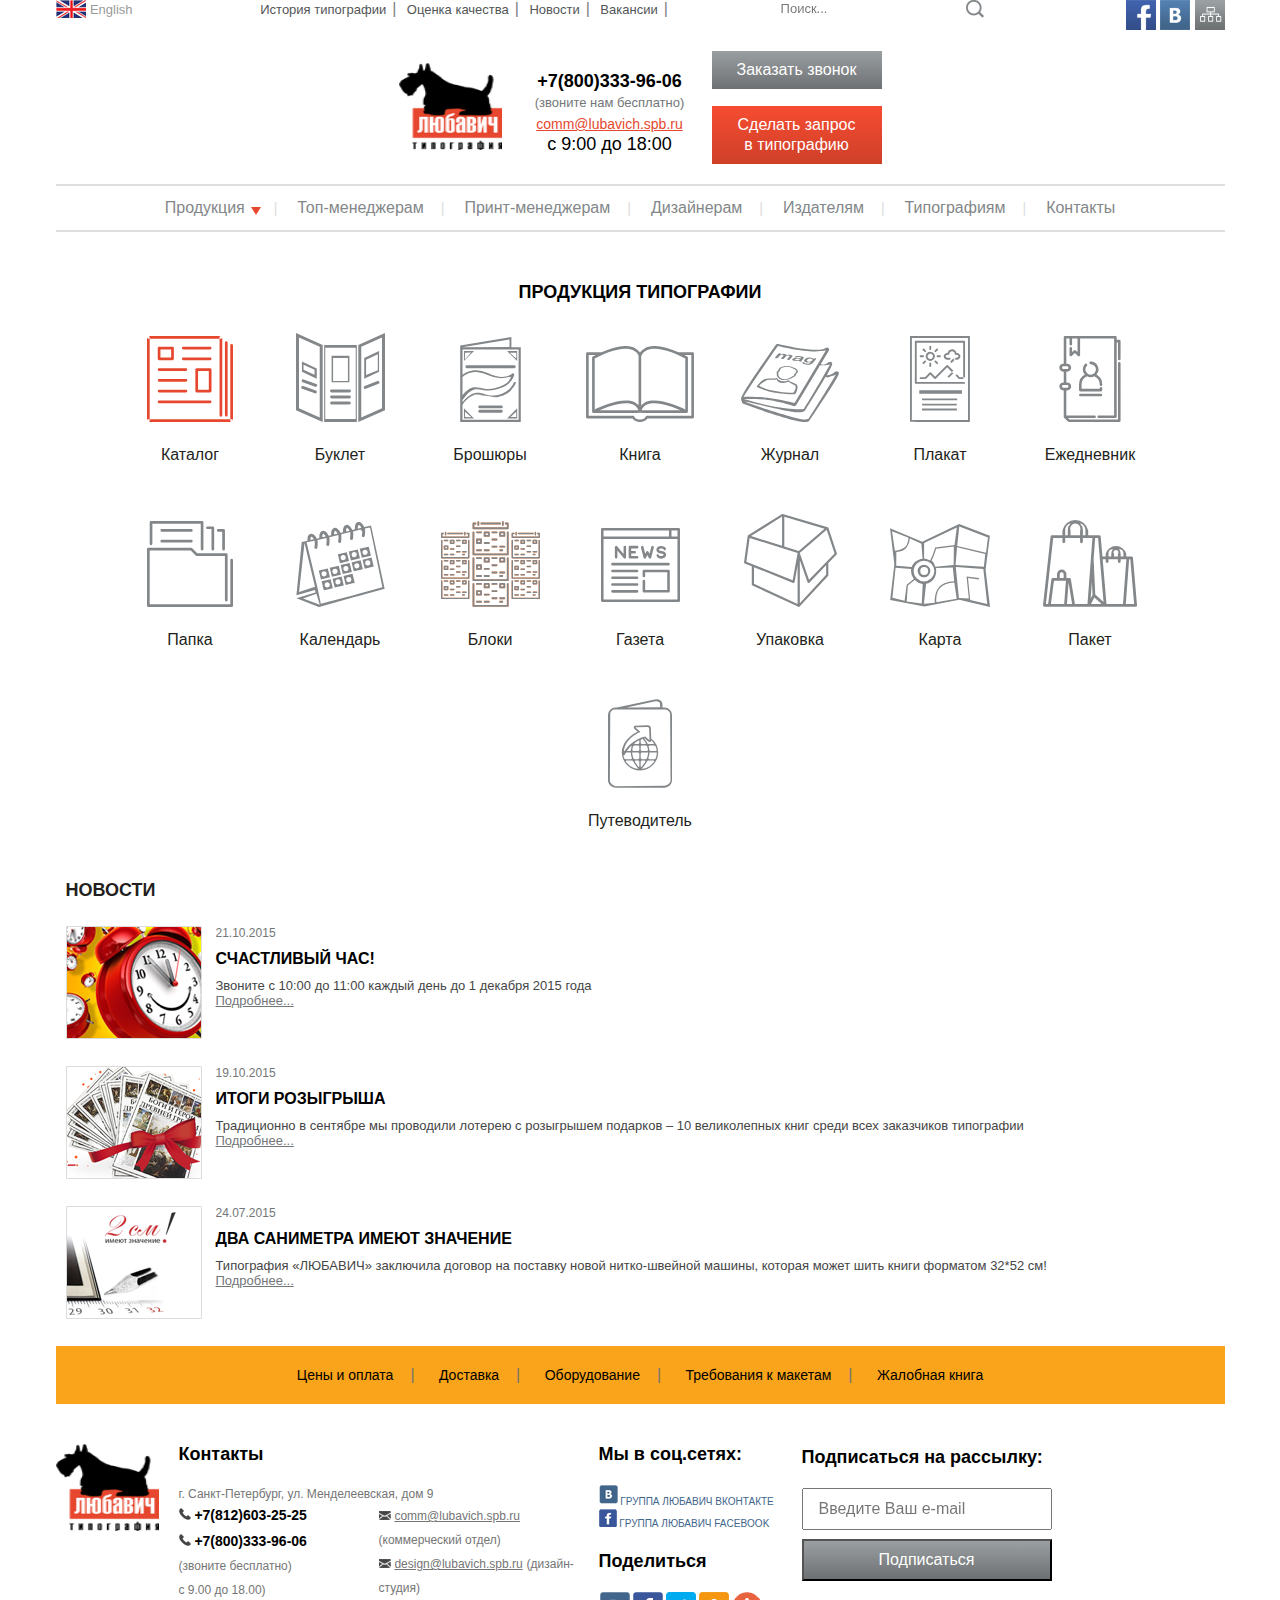
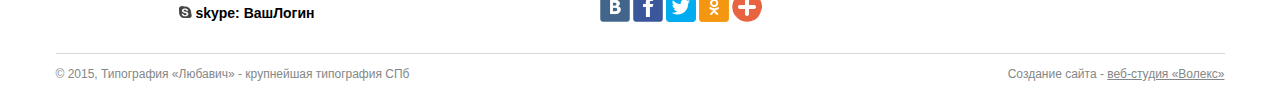
<file: index.html>
<!DOCTYPE html>
<html lang="ru">
	<head>
		<meta charset=utf-8>
		<title>Любавич типография</title>		
		<meta name="viewport" content="width=device-width, initial-scale=1.0">
		<meta http-equiv="X-UA-Compatible" content="IE=edge">
		<meta name="HandheldFriendly" content="true">
        <link href="css/normalize.css" rel="stylesheet">
        <link href="css/style.css" rel="stylesheet">
		
	</head>
	
	<body>
		<input class="hidden" type="radio" id="btn-1" name="toggle" checked>
        <input class="hidden" type="radio" id="btn-2" name="toggle">
        
		<div class="wrap">
        

		    <header class="main-header">
                <div class="header-top clearfix">   
                    <div class="language-switching"> 
                        <a href="#"><img src="img/icon-eng.png" alt="eng"></a>
                        <a href="#">English</a>                        
                    </div>


                    <nav class="main-navigation">
                        <ul class="main-menu">
                            <li><a href="#">История типографии</a></li>
                            <li><a href="#">Оценка качества</a></li>
                            <li><a href="#">Новости</a></li>
                            <li><a href="#">Вакансии</a></li>
                            <li><a href="#">FAQ</a></li>
                        </ul>
                    </nav>


                    <div class="header-search">
                        <form class="form-search" action="/search" method="get">
                            <input class="search" type="search" name="search" placeholder="Поиск...">                   
                            <input class="icon-search" type="submit" value="search">
                        </form>
                    </div>

                    <div class="header-social">
                        <a class="social-btn social-btn-skype" href="#skype"></a>
                        <a class="social-btn social-btn-fb" href="#fb"></a>
                        <a class="social-btn social-btn-vk" href="#vk"></a>
                        <a class="social-btn social-btn-forma1" href="#forma1"></a>
                    </div>
                    
                </div>
                <div class="header-lower clearfix">
                    <a class="main-logo"><img src="img/main-logo.png" height="87" width="103" alt="Любавич типография"></a>
                    <section class="index-slider">
                        <div class="slide" id="slide1">
                            <a class="slide-img" href="#"><img src="img/slider-img1.png" height="105" width="670" alt="Календарные
                                блоки на 2016 год с экономией 20-30% стоимости!"></a>
                        </div>
                        <div class="slide" id="slide2">
                            <a class="slide-img" href="#"><img src="img/slider-img2.png" height="105" width="670" alt="В типографии
                                Любавич появилась черно-белая цифровая печать."></a>
                        </div>                    
                        <div class="slider-controls">
                            <label for="btn-1"></label>
                            <label for="btn-2"></label>                            
                        </div>

                    </section>
                    
                    <div class="header-contacts">
                        <b>+7(812)603-25-25</b>
                        <b>+7(800)333-96-06</b>
                        <span>(звоните нам бесплатно)</span>
                        <a class="email" href="#">comm@lubavich.spb.ru</a><br>
                        c 9:00 до 18:00
                    </div>

                    <div class="btn-form">
                        <a class="btn call-form" href="#">Заказать звонок</a>
                        
                        <a class="btn btn-red print-form" href="#">Сделать запрос в типографию</a>                
                    </div>
                    </div>
                

            </header>

            
            <main>
                <nav class="breadcrumbs">
                    <ul class="desktop">
                        <li class="menu-products-desktop"><a href="#">Продукция<span class="icon-arrow"></span></a>                            
                            <ul class="sub-menu-products-desktop hidden">
                                <li>
                                    <div class="icon-pruducts-desktop"><a href="#"><img src="img/icon-catalog.svg" height="27" width="27" alt="Каталог"></a></div>
                                    <a href="#">Каталог</a>
                                </li> 
                                <li>
                                    <div class="icon-pruducts-desktop"><a href="#"><img src="img/icon-booklet.svg" height="28" width="28" alt="Буклет"></a></div>
                                    <a href="#">Буклет</a>
                                </li>                                
                                <li>
                                    <div class="icon-pruducts-desktop"><a href="#"><img src="img/icon-brochures.svg" height="27" width="19" alt="Брошюры"></a></div>
                                    <a href="#">Брошюры</a>
                                </li>                                
                                <li>
                                    <div class="icon-pruducts-desktop"><a href="#"><img src="img/icon-book.svg" height="24" width="34" alt="Книга"></a></div>
                                    <a href="#">Книга</a>
                                </li>                                
                                <li>
                                    <div class="icon-pruducts-desktop"><a href="#"><img src="img/icon-journal.svg" height="25" width="31" alt="Журнал"></a></div>
                                    <a href="#">Журнал</a>
                                </li>
                                <li>
                                    <div class="icon-pruducts-desktop"><a href="#"><img src="img/icon-poster.svg" height="27" width="19" alt="Плакат"></a></div>
                                    <a href="#">Плакат</a>
                                </li>
                                <li>
                                    <div class="icon-pruducts-desktop"><a href="#"><img src="img/icon-diary.svg" height="27" width="19" alt="Ежедневник"></a></div>
                                    <a href="#">Ежедневник</a>
                                </li>
                                <li>
                                    <div class="icon-pruducts-desktop"><a href="#"><img src="img/icon-folder.svg" height="27" width="27" alt="Папка"></a></div>
                                    <a href="#">Папка</a>
                                </li>
                                <li>
                                    <div class="icon-pruducts-desktop"><a href="#"><img src="img/icon-calendar.svg" height="27" width="28" alt="Календарь"></a></div>
                                    <a href="#">Календарь</a>
                                </li>
                                <li>
                                    <div class="icon-pruducts-desktop"><a href="#"><img src="img/icon-blocks.svg" height="30" width="35" alt="Блоки"></a></div>
                                    <a href="#">Блоки</a>                                    
                                </li>
                                <li>
                                    <div class="icon-pruducts-desktop"><a href="#"><img src="img/icon-newspaper.svg" height="25" width="27" alt="Газета"></a></div>
                                    <a href="#">Газета</a>
                                </li>
                                <li>
                                    <div class="icon-pruducts-desktop"><a href="#"><img src="img/icon-packaging.svg" height="30" width="30" alt="Упаковка"></a></div>
                                    <a href="#">Упаковка</a>
                                </li>
                                <li>
                                    <div class="icon-pruducts-desktop"><a href="#"><img src="img/icon-map.svg" height="32" width="26" alt="Карта"></a></div>
                                    <a href="#">Карта</a>
                                </li>
                                <li>
                                    <div class="icon-pruducts-desktop"><a href="#"><img src="img/icon-package.svg" height="28" width="21" alt="Пакет"></a></div>
                                    <a href="#">Пакет</a>
                                </li>
                                <li>
                                    <div class="icon-pruducts-desktop"><a href="#"><img src="img/icon-guide.svg" height="28" width="21" alt="Путеводитель"></a></div>
                                    <a href="#">Путеводитель</a>
                                </li>
                            </ul>
                        </li>
                        <li><a href="#">Требования к макетам</a></li>
                        <li><a href="#">Портфолио</a></li>
                        <li><a href="#">Блог директора</a></li>
                        <li><a href="#">Статьи</a></li>                      
                        <li><a href="#">Контакты</a></li>
                    </ul>
                    <ul class="hidden tablet">
                        <li class="menu-products-tablet"><a href="#">Продукция<span class="icon-arrow"></span></a>
                            <ul class="sub-menu-products-tablet hidden">
                                <li>
                                    <div class="icon-pruducts-tablet"><a href="#"><img src="img/icon-catalog.svg" height="27" width="27" alt="Каталог"></a></div>
                                    <a href="#">Каталог</a>
                                </li> 
                                <li>
                                    <div class="icon-pruducts-tablet"><a href="#"><img src="img/icon-booklet.svg" height="28" width="28" alt="Буклет"></a></div>
                                    <a href="#">Буклет</a>
                                </li>                                
                                <li>
                                    <div class="icon-pruducts-tablet"><a href="#"><img src="img/icon-brochures.svg" height="27" width="19" alt="Брошюры"></a></div>
                                    <a href="#">Брошюры</a>
                                </li>                                
                                <li>
                                    <div class="icon-pruducts-tablet"><a href="#"><img src="img/icon-book.svg" height="24" width="34" alt="Книга"></a></div>
                                    <a href="#">Книга</a>
                                </li>                                
                                <li>
                                    <div class="icon-pruducts-tablet"><a href="#"><img src="img/icon-journal.svg" height="25" width="31" alt="Журнал"></a></div>
                                    <a href="#">Журнал</a>
                                </li>
                                <li>
                                    <div class="icon-pruducts-tablet"><a href="#"><img src="img/icon-poster.svg" height="27" width="19" alt="Плакат"></a></div>
                                    <a href="#">Плакат</a>
                                </li>
                                <li>
                                    <div class="icon-pruducts-tablet"><a href="#"><img src="img/icon-diary.svg" height="27" width="19" alt="Ежедневник"></a></div>
                                    <a href="#">Ежедневник</a>
                                </li>
                                <li>
                                    <div class="icon-pruducts-tablet"><a href="#"><img src="img/icon-folder.svg" height="27" width="27" alt="Папка"></a></div>
                                    <a href="#">Папка</a>
                                </li>
                                <li>
                                    <div class="icon-pruducts-tablet"><a href="#"><img src="img/icon-calendar.svg" height="27" width="28" alt="Календарь"></a></div>
                                    <a href="#">Календарь</a>
                                </li>
                                <li>
                                    <div class="icon-pruducts-tablet"><a href="#"><img src="img/icon-blocks.svg" height="30" width="35" alt="Блоки"></a></div>
                                    <a href="#">Блоки</a>                                    
                                </li>
                                <li>
                                    <div class="icon-pruducts-tablet"><a href="#"><img src="img/icon-newspaper.svg" height="25" width="27" alt="Газета"></a></div>
                                    <a href="#">Газета</a>
                                </li>
                                <li>
                                    <div class="icon-pruducts-tablet"><a href="#"><img src="img/icon-packaging.svg" height="30" width="30" alt="Упаковка"></a></div>
                                    <a href="#">Упаковка</a>
                                </li>
                                <li>
                                    <div class="icon-pruducts-tablet"><a href="#"><img src="img/icon-map.svg" height="32" width="26" alt="Карта"></a></div>
                                    <a href="#">Карта</a>
                                </li>
                                <li>
                                    <div class="icon-pruducts-tablet"><a href="#"><img src="img/icon-package.svg" height="28" width="21" alt="Пакет"></a></div>
                                    <a href="#">Пакет</a>
                                </li>
                                <li>
                                    <div class="icon-pruducts-tablet"><a href="#"><img src="img/icon-guide.svg" height="28" width="21" alt="Путеводитель"></a></div>
                                    <a href="#">Путеводитель</a>
                                </li>
                            </ul>
                        </li>
                        <li><a href="#">Топ-менеджерам</a></li>
                        <li><a href="#">Принт-менеджерам</a></li>
                        <li><a href="#">Дизайнерам</a></li>
                        <li><a href="#">Издателям</a></li>
                        <li><a href="#">Типографиям</a></li>
                        <li><a href="#">Контакты</a></li>
                    </ul>
                </nav>
                
                <nav class="mobile-menu hidden">
                    <ul>
                        <li class="menu"><a href="#">Меню<span class="icon-arrow"></span></a>
                            <ul class="sub-menu">
                                <li><a href="#">История типографии</a></li>
                                <li><a href="#">Оценка качества</a></li>
                                <li><a href="#">Новости</a></li>
                                <li><a href="#">Вакансии</a></li>
                                <li><a href="#">Топ-менеджерам</a></li>
                                <li><a href="#">Принт-менеджарам</a></li>
                                <li><a href="#">Дизайнерам</a></li>
                                <li><a href="#">Издателям</a></li>
                                <li><a href="#">Типографиям</a></li>
                                <li><a href="#">Контакты</a></li>                                
                            </ul>
                        </li>
                        <li class="menu-products"><a href="#">Продукция<span class="icon-arrow"></span></a>
                            <ul class="sub-menu-products">
                                <li>
                                    <div class="icon-pruducts-mobile"><a href="#"><img src="img/icon-catalog.svg" height="27" width="27" alt="Каталог"></a></div>
                                    <a href="#">Каталог</a>
                                </li> 
                                <li>
                                    <div class="icon-pruducts-mobile"><a href="#"><img src="img/icon-booklet.svg" height="28" width="28" alt="Буклет"></a></div>
                                    <a href="#">Буклет</a>
                                </li>                                
                                <li>
                                    <div class="icon-pruducts-mobile"><a href="#"><img src="img/icon-brochures.svg" height="27" width="19" alt="Брошюры"></a></div>
                                    <a href="#">Брошюры</a>
                                </li>                                
                                <li>
                                    <div class="icon-pruducts-mobile"><a href="#"><img src="img/icon-book.svg" height="24" width="34" alt="Книга"></a></div>
                                    <a href="#">Книга</a>
                                </li>                                
                                <li>
                                    <div class="icon-pruducts-mobile"><a href="#"><img src="img/icon-journal.svg" height="25" width="31" alt="Журнал"></a></div>
                                    <a href="#">Журнал</a>
                                </li>
                                <li>
                                    <div class="icon-pruducts-mobile"><a href="#"><img src="img/icon-poster.svg" height="27" width="19" alt="Плакат"></a></div>
                                    <a href="#">Плакат</a>
                                </li>
                                <li>
                                    <div class="icon-pruducts-mobile"><a href="#"><img src="img/icon-diary.svg" height="27" width="19" alt="Ежедневник"></a></div>
                                    <a href="#">Ежедневник</a>
                                </li>
                                <li>
                                    <div class="icon-pruducts-mobile"><a href="#"><img src="img/icon-folder.svg" height="27" width="27" alt="Папка"></a></div>
                                    <a href="#">Папка</a>
                                </li>
                                <li>
                                    <div class="icon-pruducts-mobile"><a href="#"><img src="img/icon-calendar.svg" height="27" width="28" alt="Календарь"></a></div>
                                    <a href="#">Календарь</a>
                                </li>
                                <li>
                                    <div class="icon-pruducts-mobile"><a href="#"><img src="img/icon-blocks.svg" height="30" width="35" alt="Блоки"></a></div>
                                    <a href="#">Блоки</a>                                    
                                </li>
                                <li>
                                    <div class="icon-pruducts-mobile"><a href="#"><img src="img/icon-newspaper.svg" height="25" width="27" alt="Газета"></a></div>
                                    <a href="#">Газета</a>
                                </li>
                                <li>
                                    <div class="icon-pruducts-mobile"><a href="#"><img src="img/icon-packaging.svg" height="30" width="30" alt="Упаковка"></a></div>
                                    <a href="#">Упаковка</a>
                                </li>
                                <li>
                                    <div class="icon-pruducts-mobile"><a href="#"><img src="img/icon-map.svg" height="32" width="26" alt="Карта"></a></div>
                                    <a href="#">Карта</a>
                                </li>
                                <li>
                                    <div class="icon-pruducts-mobile"><a href="#"><img src="img/icon-package.svg" height="28" width="21" alt="Пакет"></a></div>
                                    <a href="#">Пакет</a>
                                </li>
                                <li>
                                    <div class="icon-pruducts-mobile"><a href="#"><img src="img/icon-guide.svg" height="28" width="21" alt="Путеводитель"></a></div>
                                    <a href="#">Путеводитель</a>
                                </li>
                            </ul>
                        </li>
                    </ul>
                </nav>
                <div class="main-information clearfix">
                    <div class="side-left">
                        <section class="products">
                            <h1>Продукция типографии</h1>
                            <div class="products-item">
                                <div class="icon-products">
                                    <a href="#"><img src="img/icon-catalog.svg" height="86" width="86" alt="Каталог"></a>                                
                                </div>
                                <a href="#">Каталог</a>
                            </div>
                            <div class="products-item">
                                <div class="icon-products">
                                    <a href="#"><img src="img/icon-booklet.svg" height="89" width="89" alt="Буклет"></a>                                
                                </div>
                                <a href="#">Буклет</a>
                            </div>
                            <div class="products-item">
                                <div class="icon-products">
                                    <a href="#"><img src="img/icon-brochures.svg" height="85" width="61" alt="Брошюры"></a>                                
                                </div>
                                <a href="#">Брошюры</a>                           
                            </div>
                            <div class="products-item">
                                <div class="icon-products">
                                    <a href="#"><img src="img/icon-book.svg" height="76" width="108" alt="Книга"></a>                                
                                </div>
                                <a href="#">Книга</a>
                            </div>
                            <div class="products-item">
                                <div class="icon-products">
                                    <a href="#"><img src="img/icon-journal.svg" height="78" width="98" alt="Журнал"></a>                                
                                </div>
                                <a href="#">Журнал</a>
                            </div>
                            <div class="products-item">
                                <div class="icon-products">
                                    <a href="#"><img src="img/icon-poster.svg" height="86" width="60" alt="Плакат"></a>                                
                                </div>
                                <a href="#">Плакат</a>
                            </div>
                            <div class="products-item">
                                <div class="icon-products">
                                    <a href="#"><img src="img/icon-diary.svg" height="86" width="86" alt="Ежедневник"></a>                                
                                </div>
                                <a href="#">Ежедневник</a>
                            </div>
                            <div class="products-item">
                                <div class="icon-products">
                                    <a href="#"><img src="img/icon-folder.svg" height="86" width="86" alt="Папка"></a>                                
                                </div>
                                <a href="#">Папка</a>
                            </div>
                            <div class="products-item">
                                <div class="icon-products">
                                    <a href="#"><img src="img/icon-calendar.svg" height="85" width="89" alt="Календарь"></a>                                
                                </div>
                                <a href="#">Календарь</a>
                            </div>
                            <div class="products-item">
                                <div class="icon-products">
                                    <a href="#"><img src="img/icon-blocks.svg" height="86" width="99" alt="Блоки"></a>                                
                                </div>
                                <a href="#">Блоки</a>
                            </div>
                            <div class="products-item">
                                <div class="icon-products">
                                    <a href="#"><img src="img/icon-newspaper.svg" height="84" width="79" alt="Газета"></a>                                
                                </div>
                                <a href="#">Газета</a>
                            </div>
                            <div class="products-item">
                                <div class="icon-products">
                                    <a href="#"><img src="img/icon-packaging.svg" height="93" width="93" alt="Упаковка"></a>                                
                                </div>
                                <a href="#">Упаковка</a>
                            </div>
                            <div class="products-item">
                                <div class="icon-products">
                                    <a href="#"><img src="img/icon-map.svg" height="83" width="100" alt="Карта"></a>                                
                                </div>
                                <a href="#">Карта</a>
                            </div>
                            <div class="products-item">
                                <div class="icon-products">
                                    <a href="#"><img src="img/icon-package.svg" height="87" width="94" alt="Пакет"></a>                                
                                </div>
                                <a href="#">Пакет</a>
                            </div>
                            <div class="products-item">
                                <div class="icon-products">
                                    <a href="#"><img src="img/icon-guide.svg" height="89" width="64" alt="Путеводитель"></a>                                
                                </div>
                                <a href="#">Путеводитель</a>
                            </div>
                        </section>
                    </div>
                    <div class="side-right">
                        <section class="news">
                            <h2>Новости</h2>
                            <div class="news-item">
                                <div class="img-news">
                                    <a href="#"><img src ="img/img-news-clock.png" height="113" width="136" alt="Жми!"></a>
                                </div>
                                <div class="news-description">
                                    <span>21.10.2015</span>
                                    <h3>Счастливый час!</h3>
                                    <p>Звоните с 10:00 до 11:00 каждый день до 1 декабря 2015 года</p>
                                    <a class="view-more" href="#">Подробнее...</a>
                                </div>                        
                            </div>
                            <div class="news-item">
                                <div class="img-news">
                                    <a href="#"><img src ="img/img-news-raffle.png" height="113" width="136" alt="Жми!"></a>
                                </div>
                                <div class="news-description">
                                    <span>19.10.2015</span>
                                    <h3>Итоги розыгрыша</h3>
                                    <p>Традиционно в сентябре мы проводили лотерею с розыгрышем подарков – 10 великолепных
                                        книг среди всех заказчиков типографии </p>
                                    <a class="view-more" href="#">Подробнее...</a>
                                </div>                        
                            </div>
                            <div class="news-item">
                                <div class="img-news">
                                    <a href="#"><img src ="img/img-news-2cm.png" height="113" width="136" alt="Жми!"></a>
                                </div>
                                <div class="news-description">
                                    <span>24.07.2015</span>
                                    <h3>Два саниметра имеют значение</h3>
                                    <p>Типография «ЛЮБАВИЧ» заключила договор на поставку новой нитко-швейной машины, которая
                                        может шить книги форматом 32*52 см!</p>
                                    <a class="view-more" href="#">Подробнее...</a>
                                </div>                        
                            </div>
                        </section>
                    </div>
                </div>
            </main>
            
            <footer class="main-footer">
                <div class="footer-documentation">
                    <ul>
                        <li><a href="#">Цены и оплата</a></li>
                        <li><a href="#">Доставка</a></li>
                        <li><a href="#">Оборудование</a></li>
                        <li class="desktop"><a href="#">Отзывы</a></li>
                        <li class="desktop"><a href="#">О нас</a></li>
                        <li class="tablet"><a href="#">Требования к макетам</a></li>
                        <li class="tablet"><a href="#">Жалобная книга</a></li>                        
                    </ul>
                </div>
                
                <div class="footer-social-phone clearfix">
                    <div class="footer-logo">
                        <a href="#"><img src="img/main-logo.png" height="87" width="103" alt="Любавич типография"></a>
                    </div>

                    <section class="footer-contacts">
                        <h4>Контакты</h4>
                        <span>г. Санкт-Петербург, ул. Менделеевская, дом 9</span>
                        <div class="contacts-all">
                            <div class="contacts-item">
                                <img src="img/icon-telephone.png" height="12" width="12" alt="tel">
                                <b>+7(812)603-25-25</b>
                            </div>
                            <div class="contacts-item">
                                <img src="img/icon-mail.png" height="9" width="12" alt="mail">
                                <span class="email-footer">comm@lubavich.spb.ru</span>
                                <span>(коммерческий отдел)</span>
                            </div>
                            <div class="contacts-item">
                                <img src="img/icon-telephone.png" height="12" width="12" alt="tel">
                                <b>+7(800)333-96-06</b><br>
                                <span>(звоните бесплатно)<br> с 9.00 до 18.00)</span>
                            </div>
                            <div class="contacts-item">
                                <img src="img/icon-mail.png" height="9" width="12" alt="mail">
                                <span class="email-footer">design@lubavich.spb.ru</span>
                                <span>(дизайн-студия)</span>
                            </div>
                            <div class="contacts-item">
                                <img src="img/icon-skype-small.png" height="12" width="13" alt="skype">
                                <b>skype: ВашЛогин</b>
                            </div>
                        </div>
                    </section>

                    <section class="footer-social">
                        <div class="footer-social-our">
                            <h4>Мы в соц.сетях:</h4>
                        <div class="vk-footer-social">
                            <a href="#">
                                <img src="img/icon-vk-small.png" height="20" width="19" alt="vk">
                                Группа Любавич Вконтакте
                            </a>
                            
                        </div>
                        <div class="fb-footer-social">                            
                            <a href="#">
                                <img src="img/icon-fb-small.png" height="18" width="18" alt="fb">
                                Группа любавич Facebook
                            </a>                         
                        </div>
                        </div>
                        
                        <div class="footer-social-icon">
                            <h4>Поделиться</h4>
                        <div class="footer-social-icon">
                            <a class="social-screen" href="#social"><img src="img/icons-social.png" width="163" height="32" alt="vk fb tw od"></a>
                        </div>
                        </div>                        
                    </section>

                    <section class="subscribe">                       
                        <form action="#" method="post">
                            <h4>Подписаться на рассылку:</h4>
                            <div class="email">      
                                <input class="email-text" type="text" name="email" placeholder="Введите Ваш e-mail">
                                <input class="btn" type="submit" value="Подписаться">
                            </div>
                        </form> 
                    </section>
                </div>
                
                <div class="footer-copyright clearfix">
                    <div class="copyright">© 2015, Типография «Любавич» - крупнейшая типография СПб</div>
                    <div class="made">Создание сайта - <a href="#">веб-студия «Волекс»</a></div>
                </div>                    
                    
            </footer>
            
		    <div class="modal-content-call hidden">
            <button class="modal-call-close" type="button">Закрыть</button>
            <h2>Заказать звонок</h2>
            <p>Спасибо! Ваш запрос на обратный звонок принят.
                Наш менеджер свяжется с Вами в течение <span class="time">Х</span> минут/часов</p>
            </div>
        
            <div class="modal-content-print hidden">
            <button class="modal-print-close" type="button">Закрыть</button>
            <h2>Заказать звонок</h2>
            <form class="modal-print-form" action="#" method="post">
                
                <label for="call-name">Имя:</label>
                <input class="call-name" type="text" name="call-name" id="call-name" autofocus>
                <label for="call-phone">Телефон:</label>
                <input class="call-phone" type="text" name="call-phone" id="call-phone">      
                
                <button type="submit" class="btn-send">Перезвоните мне!</button>
            </form>            
        </div>
            
        <div class="modal-overlay hidden"></div>
            
		    
		</div>
        <script src="js/script.js"></script>	
	</body>
</html>
</file>
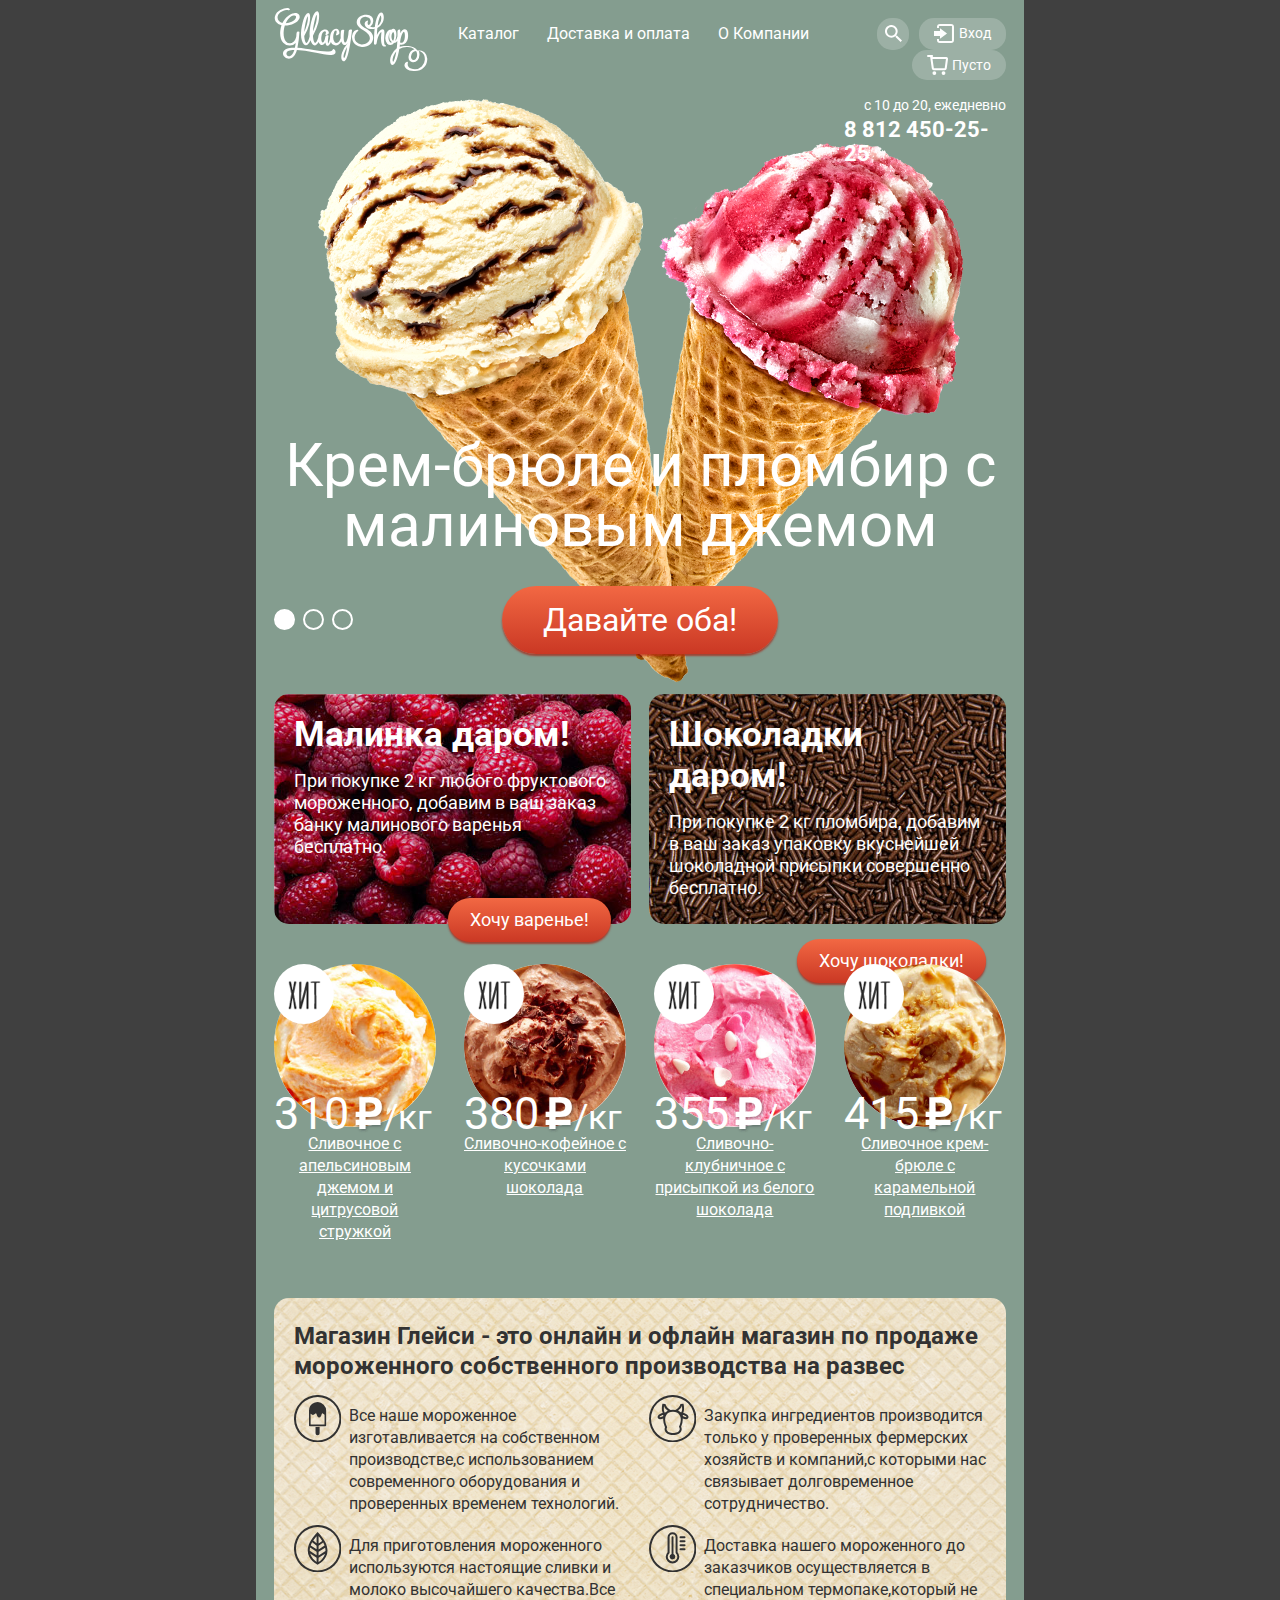
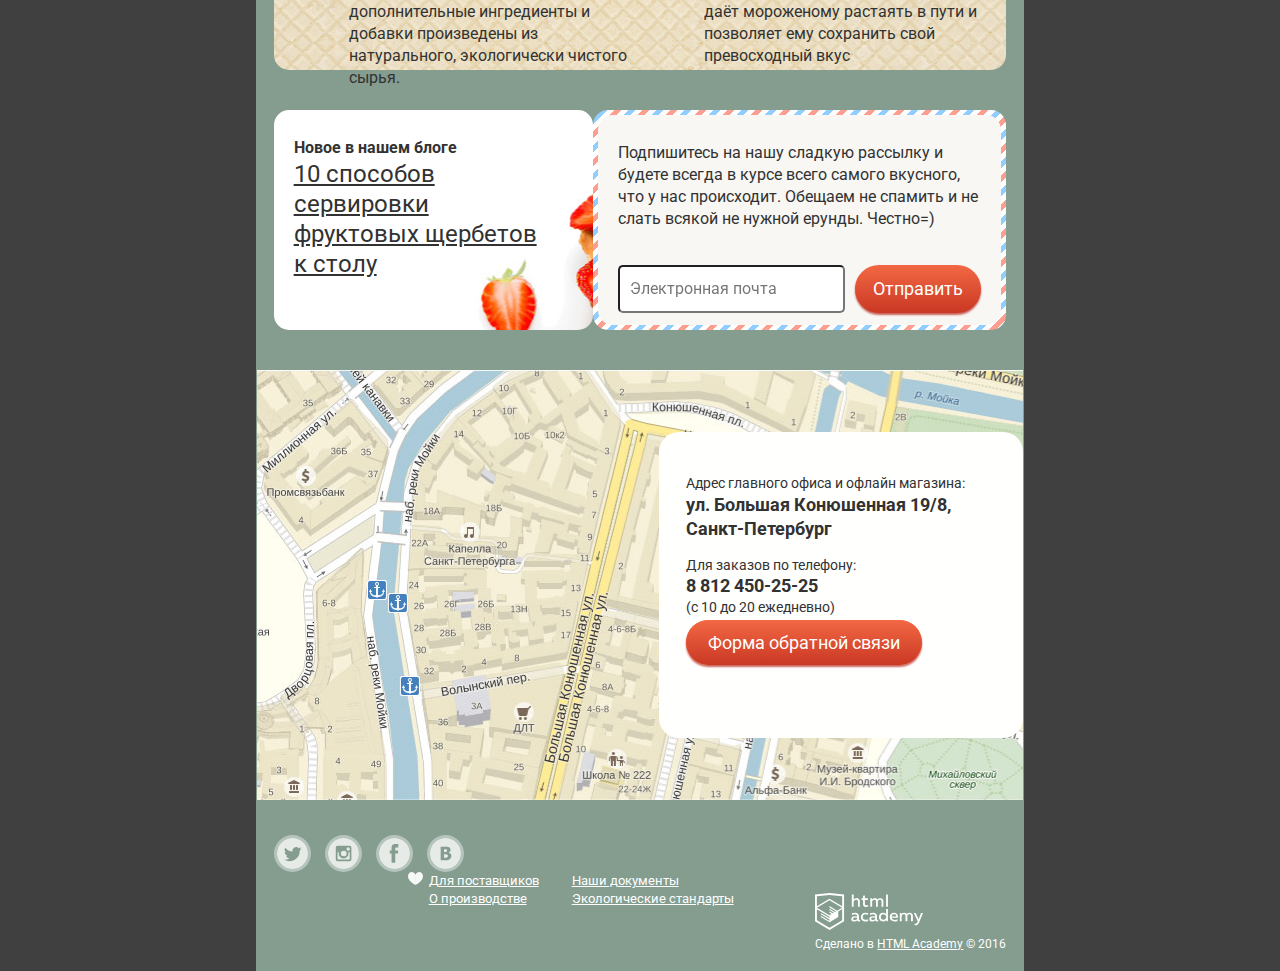
<file: glacy/index.html>
<!DOCTYPE html>
<html lang="ru">
    <head>
        <meta charset="utf-8">
        <meta name="viewport" content="width=device-width, initial-scale=1.0">
		<meta http-equiv="X-UA-Compatible" content="IE=edge">
		<meta name="HandheldFriendly" content="true">
        <title>Главная: Глейси</title>
        <link href='https://fonts.googleapis.com/css?family=Roboto:400,500,700&subset=latin,cyrillic' rel='stylesheet' type='text/css'>
        <link href="css/normalize.css" rel="stylesheet">
        <link href="css/style.css" rel="stylesheet">
    </head>
    <body>
         
            <input class="hidden" type="radio" id="btn-1" name="toggle" checked>
            <input class="hidden" type="radio" id="btn-2" name="toggle">
            <input class="hidden" type="radio" id="btn-3" name="toggle">
       <div class="wrap">
             <header class="main-header container">
                <div class="header-side-left col-2">
                    <div class="logo">
                        <a><img src="img/logo-gllacy.svg" height="63" width="154" alt="GllacyShop"></a>  
                    </div>
                    <nav class="main-navigation">
                        <ul class="main-menu">
                            <li><a href="catalog.html">Каталог</a>
                                <ul class="sub-menu">
                                    <li><a class="main-new" href="#">Новинки</a></li>
                                    <li><a href="#">Сливочное</a></li>
                                    <li><a href="#">Щербеты</a></li>
                                    <li><a href="#">Фруктовый лед</a></li>
                                    <li><a href="#">Мелорин</a></li>
                                </ul>
                            </li>
                            <li><a href="#">Доставка и оплата</a></li>
                            <li><a href="#">О Компании</a></li>
                        </ul>
                    </nav>
                </div>
                <div class="header-side-right col-1">   
                    <section class="user-block col-1">                        
                        <a class="search" href="form-search.html"></a>                        
                        <a class="entrance" href="form-entrance.html">Вход</a>                        
                        <a class="shopping-cart" href="form-shopping-cart.html">Пусто</a>                    
                    </section>
                    <div class="hours-phone col-1">
                        <p>с 10 до 20, ежедневно</p>
                        <b class="hours">8 812 450-25-25</b>
                    </div>
                 </div>    
                        
            </header>
            <main class="container">
                <section class="index-slider">
                    <div class="slide" id="slide1">
                        <div class="slide-title">Крем-брюле и пломбир
                            с малиновым джемом</div>
                        <a class="slide-btn btn-style" href="#">Давайте оба!</a>
                    </div>
                    <div class="slide" id="slide2">
                        <div class="slide-title">Шоколадный пломбир 
                            и лимонный сорбет</div>
                        <a class="slide-btn btn-style" href="#">Давайте оба!</a>
                    </div>
                    <div class="slide" id="slide3">
                        <div class="slide-title">Пломбир с помадкой
                            и клубничный щербет</div>
                        <a class="slide-btn btn-style" href="#">Давайте оба!</a>
                    </div>
                    <div class="slider-controls">
                        <label for="btn-1"></label>
                        <label for="btn-2"></label>
                        <label for="btn-3"></label>
                    </div>

                </section>

                <section class="promo">
                    <div class="discount raspberry col-2">
                        <h2>Малинка даром!</h2>
                        <p>При покупке 2 кг любого фруктового мороженного, добавим
                        в ваш заказ банку малинового варенья бесплатно.</p>
                        <a class="btn-promo btn-style" href="#">Хочу варенье!</a>
                    </div>
                    <div class="discount chocolate col-2">
                        <h2>Шоколадки даром!</h2>
                        <p>При покупке 2 кг пломбира, добавим в ваш заказ упаковку
                        вкуснейшей шоколадной присыпки совершенно бесплатно.</p>
                        <a class="btn-promo btn-style" href="#">Хочу шоколадки!</a>
                    </div> 
                </section>
                
                <section class="catalog-ice-creams">
                    <div class="ice-creams col-1">
                        <div class="img-ice-creams">
                           <div class="icon-hit"></div>
                            <a href="#"><img src="img/orange.jpg" height="267" width="267" alt="Хит Сливочное с апельсиновым джемом и цитрусовой стружкой"></a>
                            
                            <div class="price"> <span class="ruble">310</span>/кг
                            </div>
                        </div>                    
                        <a href="#">Сливочное с апельсиновым джемом и цитрусовой стружкой</a>
                        <div class="quick-view">
                            <a class="quick-view-btn btn-style" href="#">Быстрый просмотр</a>
                        </div>
                    </div>
                    <div class="ice-creams col-1">
                       <div class="img-ice-creams">
                            <div class="icon-hit"></div>                        
                            <a href="#"><img src="img/coffee.jpg" height="267" width="267" alt="Хит Сливочно-кофейное с кусочками шоколада"></a>
                             <div class="price"> <span class="ruble">380</span>/кг
                            </div>
                        </div>
                        <a href="#">Сливочно-кофейное с кусочками шоколада</a>
                        <div class="quick-view">
                            <a class="quick-view-btn btn-style" href="#">Быстрый просмотр</a>
                        </div>         
                    </div>
                    <div class="ice-creams col-1">
                       <div class="img-ice-creams">
                            <div class="icon-hit"></div>
                            <a href="#"><img src="img/strawberry.jpg" height="267" width="267" alt="Хит Сливочно-клубничное с присыпкой из белого шоколада"></a>
                             <div class="price"> <span class="ruble">355</span>/кг
                            </div>
                        </div>
                        <a href="#">Сливочно-клубничное с присыпкой из белого шоколада</a>                      
                        <div class="quick-view">
                            <a class="quick-view-btn btn-style" href="#">Быстрый просмотр</a>
                        </div>
                    </div>
                    <div class="ice-creams col-1">
                       <div class="img-ice-creams">
                            <div class="icon-hit"></div>
                            <a href="#"><img src="img/caramel-cream.jpg" height="267" width="267" alt="Хит крем-брюле с карамельной подливкой"></a>
                             <div class="price"> <span class="ruble">415</span>/кг
                            </div>
                        </div>
                        <a href="#">Сливочное крем-брюле с карамельной подливкой</a>
                         <div class="quick-view">
                            <a class="quick-view-btn btn-style" href="#">Быстрый просмотр</a>
                        </div>              
                    </div>
                </section>

              
               
                <section class="advantages">
                    <h1>Магазин Глейси - это онлайн и офлайн магазин по продаже мороженного собственного
                    производства на развес</h1>
                    <div class="advantages-all">
                       <div class="advantage-item col-2">
                           <div class="icon ice-cream">
                           </div>
                           <p>Все наше мороженное изготавливается на собственном
                           производстве,с использованием современного оборудования
                           и проверенных временем технологий.</p>
                       </div>
                       <div class="advantage-item col-2">
                           <div class= "icon cow">
                           </div>
                           <p>Закупка ингредиентов производится только у проверенных
                           фермерских хозяйств и компаний,с которыми нас связывает
                           долговременное сотрудничество.</p>
                       </div> 
                       <div class="advantage-item col-2">
                           <div class="icon sheet">
                           </div>
                           <p>Для приготовления мороженного используются настоящие
                            сливки и молоко высочайшего качества.Все дополнительные
                           ингредиенты и добавки произведены из натурального,
                           экологически чистого сырья.</p>
                       </div> 
                       <div class="advantage-item col-2">
                           <div class="icon thermometer">
                           </div>
                           <p>Доставка нашего мороженного до заказчиков осуществляется
                           в специальном термопаке,который не даёт мороженому
                           растаять в пути и позволяет ему сохранить свой превосходный
                           вкус</p>
                       </div> 
                    </div>     
                </section>

                <div class="news-subscribe">
                    <section class="side-left col-2">
                        <h4>Новое в нашем блоге</h4>
                        <a class="news" href="#">10 способов сервировки<br> фруктовых щербетов<br> к столу</a>
                    </section>
                    
                    <section class="side-right col-2">
                    <div class=" border-subscribe">                       
                        <form action="https://echo.htmlacademy.ru" method="post">
                            <p class="subscribe-text">Подпишитесь на нашу сладкую рассылку и будете всегда в курсе
                            всего самого вкусного, что у нас происходит. Обещаем не спамить
                                и не слать всякой не нужной ерунды. Честно=)</p>
                            <div class="email-flex">      
                                <input class="email-text" type="text" name="email" placeholder="Электронная почта">
                                <input class="email-btn btn-style" type="submit" value="Отправить">
                            </div>
                        </form>                        
                    </div>
                    </section>
                    
                </div>
               </main>
        
                <div class="map">
                    <iframe src="https://www.google.com/maps/embed?pb=!1m18!1m12!1m3!1d1998.5989424124086!2d30.320894616222443!3d59.93879686904775!2m3!1f0!2f0!3f0!3m2!1i1024!2i768!4f13.1!3m3!1m2!1s0x4696310fca5ba729%3A0xea9c53d4493c879f!2z0JHQvtC70YzRiNCw0Y8g0JrQvtC90Y7RiNC10L3QvdCw0Y8g0YPQuy4sIDE5LCDQodCw0L3QutGCLdCf0LXRgtC10YDQsdGD0YDQsywgMTkxMTg2!5e0!3m2!1sru!2sru!4v1462968114981" width="100%" height="100%" frameborder="0" style="border:0" allowfullscreen></iframe>
                    
                    <div class="contacts">
                        <p>Адрес главного офиса и
                        офлайн магазина:<br>
                        <b class="adress">ул. Большая Конюшенная
                            19/8, Санкт-Петербург</b></p>
                        <p>Для заказов по телефону:<br>
                        <b class="phone">8 812 450-25-25</b><br>
                        (с 10 до 20 ежедневно)</p>                        
                        <a class="feedback-form btn-style" href="form-feedback.html">Форма обратной связи</a>                    
                    </div>                     
                </div>
            <div id="yandex-map"></div>
            <footer class="main-footer clearfix container">                
                    <div class="line"></div>
                    <section class="footer-social col-1">
                        <a class="btn-social btn-social-twitter" href="#tw"></a>
                        <a class="btn-social btn-social-inst" href="#inst"></a>
                        <a class="btn-social btn-social-fb" href="#facebook"></a>
                        <a class="btn-social  btn-social-vk" href="#vk"></a>
                    </section>
                    <section class="footer-documentation">                        
                        <a class="provider" href="#">Для поставщиков</a>
                        <a class="documents" href="#">Наши документы</a>
                        <a class="production" href="#">О производстве</a>
                        <a class="ecology" href="#">Экологические стандарты</a>
                        <div class="icon-heart"></div>
                    </section>
                    <section class="footer-copyright col-1">
                        <a class="html-academy"><img src="img/logo-html-academy.svg" height="37" width="108" alt="html academy"></a>
                         <div class="made">Сделано в <a class="html-academy-text" href="htmlacademy.ru">HTML Academy</a> ©  2016</div>
                    </section>                
            </footer>
           
        
                <div class="modal-content-entrance hidden">
            <form class="login-form" action="https://echo.htmlacademy.ru" method="post">
                <input class="login-email" type="email" name="email"   placeholder="Электронная почта">
                <input class="password" type="password" name="password" placeholder="Пароль ">
                <button type="submit" class="btn-entrance btn-style">Войти</button>
                <a class="remember">Забыли пароль?</a>
                <a class="new-reg">Новая регистрация</a>
            </form>   
        </div>
        <div class="modal-content-feedback hidden">
            <button class="modal-feedback-close" type="button">Закрыть</button>
            <h2>Мы обязательно вам ответим!</h2>
            <form class="modal-feedback-form" action="https://echo.htmlacademy.ru" method="post">
                <input class="feedback-name" type="text" name="feedback-name" placeholder="Как вас зовут?" autofocus>
                <input class="feedback-email" type="email" name="feedback-email" placeholder="Ваша почта для ответа?">
                <input class="feedback-text" type="text" name="feedback-text" placeholder="Напишите что-нибудь...">
                <button type="submit" class="btn-send btn-style">Отправить</button>
            </form>            
        </div>
        
        <div class="modal-overlay hidden"></div>
        
        <div class="modal-content-search hidden">
            <form class="modal-search-form" action="https://echo.htmlacademy.ru" method="post">
                <input class="modal-search" type="search" name="modal-search" placeholder="Что ищем?" autofocus>
            </form>
        </div>
        <div class="modal-content-shopping-cart hidden">

            <div class="table">

<!--
                <div class="raw">
                    <div class="cell">
                        <button class="modal-content-shopping-cart-close">Закрыть</button>
                    </div>
                    <div class="cell"><img src="img/orange.jpg" height="33" width="33" alt="фото"> 
                    </div>
                    <div class="cell">Пломбир с апельсиновым джемом
                    </div>
                    <div class="cell">1,5кгx<span>200руб.</span>
                    </div>
                    <div class="cell">300руб.
                    </div>
                </div>
                <div class="raw">
                    <div class="cell">
                        <button class="modal-content-shopping-cart-close">Закрыть</button>
                    </div>
                    <div class="cell"><img src="img/strawberry.jpg" height="33" width="33" alt="фото">
                    </div>
                    <div class="cell">Клубничный пломбир с присыпкой из белого шоколада
                    </div>
                    <div class="cell">1,5кгх<span>300руб.</span>
                    </div>
                    <div class="cell">450руб.
                    </div>
                </div>  
-->

            </div>

            <div class="total-price"><b>Итого:0руб.</b></div>
             <a class="checkout-btn btn-style" href="#">Оформить заказ</a>
        </div>
        </div>

        <script src="js/script.js">
            <script src="https://api-maps.yandex.ru/services/constructor/1.0/js/?sid=yvnDKoX-QcMBA4EBBz7f5XVOTty4KoxW&width=1200&height=430&id=yandex-map"></script>
        </script>    

    </body>
</html>
</file>
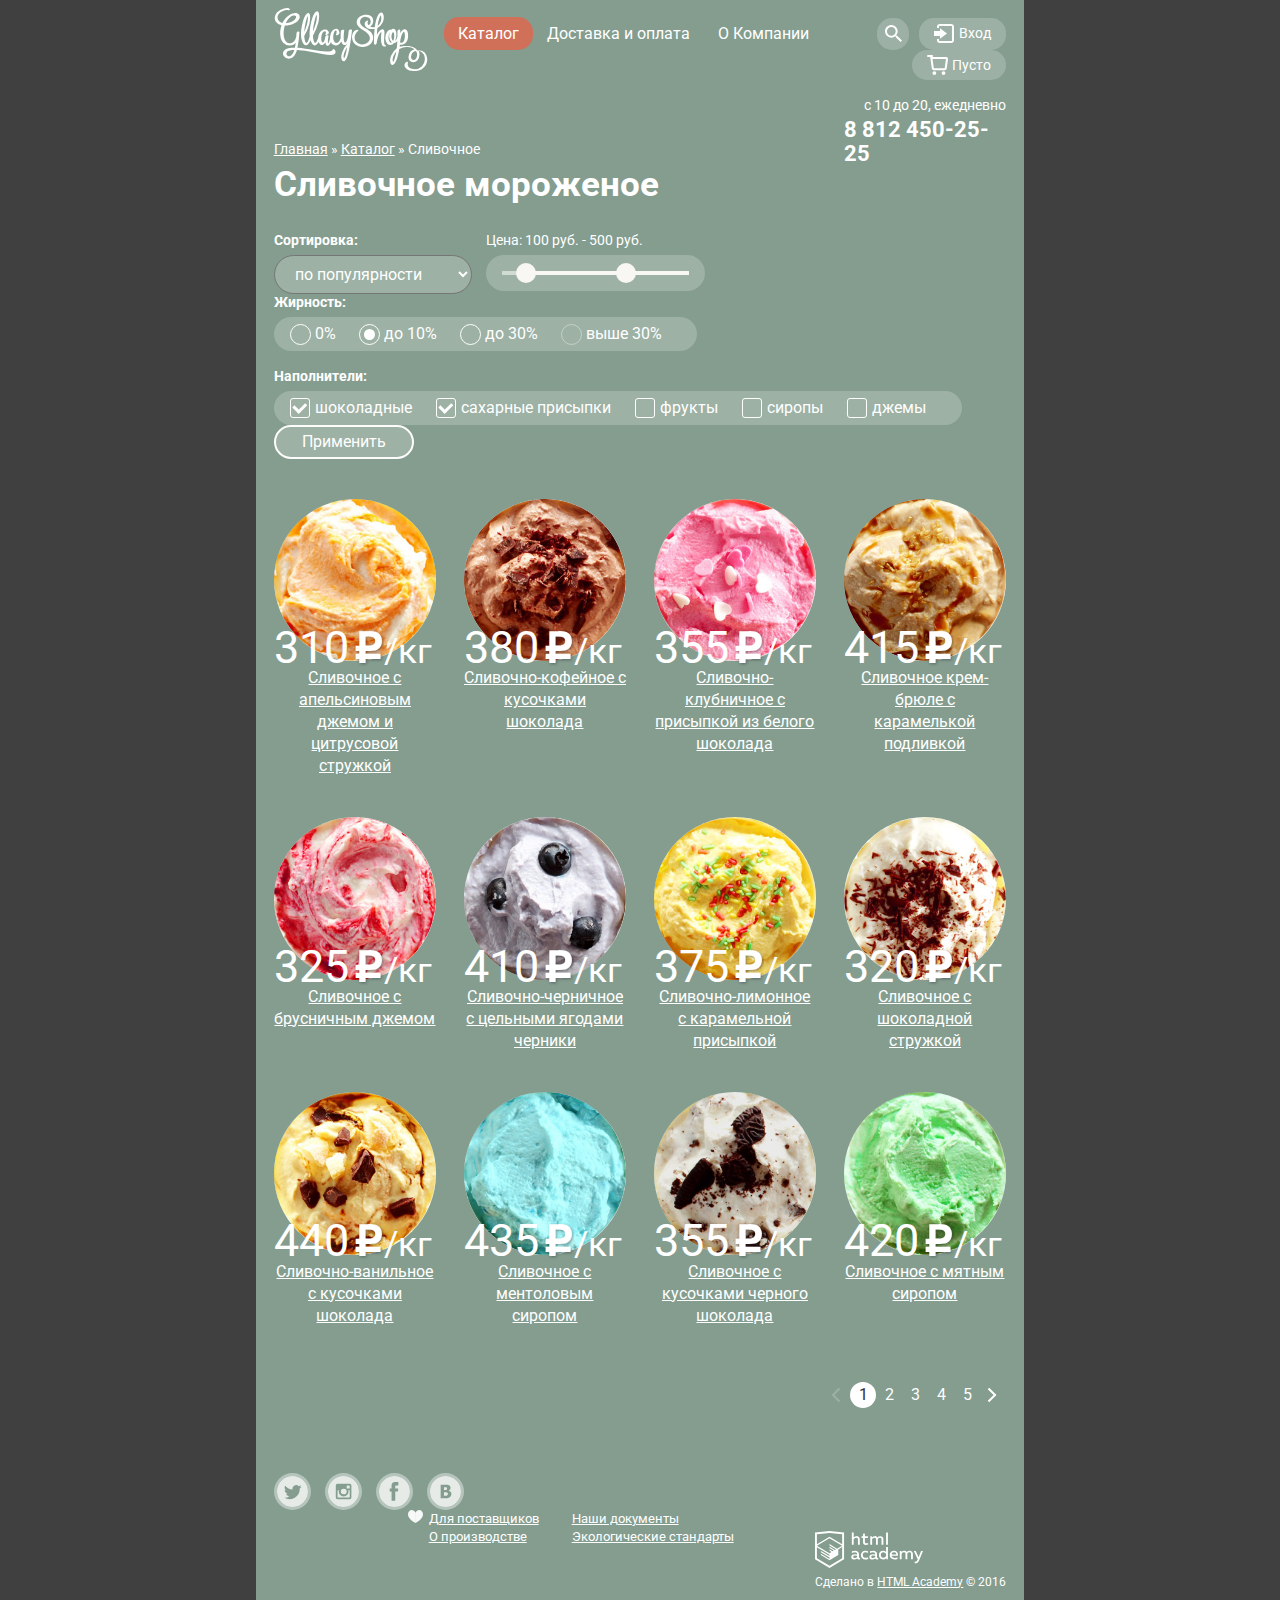
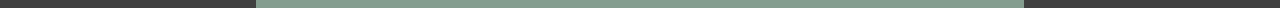
<file: glacy/catalog.html>
<!DOCTYPE html>
<html lang="ru">
    <head>
        <meta charset="utf-8">
        <title>Каталог: Глейси</title>
        <link href='https://fonts.googleapis.com/css?family=Roboto:400,500,700&subset=latin,cyrillic' rel='stylesheet' type='text/css'>
        <link href="css/normalize.css" rel="stylesheet">
        <link href="css/style.css" rel="stylesheet">
    </head>
    <body>
        <div class="wrap">        
            <header class="main-header container">
                   <div class="header-side-left col-2">                
                    <div class="logo">
                        <a href="index.html"><img src="img/logo-gllacy.svg" height="63" width="154" alt="GllacyShop"></a>  
                    </div>
                    <nav class="main-navigation">
                        <ul class="main-menu">
                            <li><a class="current">Каталог</a>
                                <ul class="sub-menu">
                                    <li><a class="main-new" href="#">Новинки</a></li>
                                    <li><a href="#">Сливочное</a></li>
                                    <li><a href="#">Щербеты</a></li>
                                    <li><a href="#">Фруктовый лед</a></li>
                                    <li><a href="#">Мелорин</a></li>
                                </ul>
                            </li>
                            <li><a href="#">Доставка и оплата</a></li>
                            <li><a href="#">О Компании</a></li>
                        </ul>
                    </nav>
                </div>
                    <div class="header-side-right col-1">   
                    <section class="user-block col-1">                        
                        <a class="search" href="form-search.html"></a>                        
                        <a class="entrance" href="form-entrance.html">Вход</a>                        
                        <a class="shopping-cart" href="form-shopping-cart.html">Пусто</a>                    
                    </section>
                    <div class="hours-phone col-1">
                        <p>с 10 до 20, ежедневно</p>
                        <b class="hours">8 812 450-25-25</b>
                    </div>
                 </div>    
                        
            </header>

            <main class="container">
                <nav class="breadcrumbs col-1">
                    <ul>
                        <li><a class="index-page" href="index.html">Главная</a></li>
                        <li>»</li>
                        <li><a class="catalog-page" href="#">Каталог</a></li>
                        <li>»</li>
                        <li class="current">Сливочное</li>
                    </ul>
                </nav>
                <h1>Сливочное мороженое</h1>
                <div class="all-filters row">
                    <form class="filter-form" action="https://echo.htmlacademy.ru" method="post">
                        <div class="sorting">
                            <h3>Сортировка:</h3>
                            <select class="sorting-select" name="sorting">
                                <option value="by-popularity">по популярности</option>
                                <option value="cheap">сначала недорогие</option>
                                <option value="expensive">сначала дорогие</option>
                                <option value="by-fat">по жирности</option>
                            </select>
                        </div>
                        <div class="range-filter">
                            <div class="price-controls">
                                Цена: <span>100</span> руб. - <span>500</span> руб.
                            </div>
                            <div class="range-controls">
                                <div class="scale">
                                    <div class="bar"></div>
                                </div>
                                <div class="toggle min-toggle"></div>
                                <div class="toggle max-toggle"></div>
                            </div>
                        </div>

                        <div class="fat-filter">                    
                            <h3>Жирность:</h3>
                            <div class="filter-radio">
                                <ul>
                                    <li><label class="login-radio"><input type="radio" name="filter" value="0%"><span class="radio-indicator"></span> 0%</label></li>
                                    <li><label class="login-radio"><input type="radio" name="filter" value="0%" checked><span class="radio-indicator"></span> до 10%</label></li>
                                    <li><label class="login-radio"><input type="radio" name="filter" value="0%"><span class="radio-indicator"></span> до 30%</label></li>
                                    <li><label class="login-radio"><input type="radio" name="filter" value="0%"><span class="radio-indicator disabled-filter"></span> выше 30%</label></li>                                
                                </ul>
                            </div> 
                        </div>
                        <div class="filter-fillers">
                            <h3>Наполнители:</h3>
                            <ul>
                                <li><label class="login-checkbox"><input type="checkbox" name="fillers[]" value="шоколадные" checked><span class="checkbox-indicator"></span> шоколадные</label></li>
                                <li><label class="login-checkbox"><input type="checkbox" name="fillers[]" value="сахарные присыпки" checked><span class="checkbox-indicator"></span> сахарные присыпки</label></li>
                                <li><label class="login-checkbox"><input type="checkbox" name="fillers[]" value="фрукты"><span class="checkbox-indicator"></span> фрукты</label></li>
                                <li><label class="login-checkbox"><input type="checkbox" name="fillers[]" value="сиропы"><span class="checkbox-indicator"></span> сиропы</label ></li>
                                <li><label class="login-checkbox"><input type="checkbox" name="fillers[]" value="джемы"><span class="checkbox-indicator"></span> джемы</label></li>
                            </ul>
                        </div>
                        <button type="submit" class="filter-btn">Применить</button>
                    </form> 
                </div>

                <section class="catalog-ice-creams">
                    <div class="ice-creams col-1">
                       <div class="img-ice-creams"> 
                            <a href="#"><img src="img/orange.jpg" height="267" width="267" alt="Сливочное с апельсиновым джемом и цитрусовой стружкой"></a>
                            <div class="price"> <span class="ruble">310</span>/кг
                            </div>
                        </div>                
                        <a href="#">Сливочное с апельсиновым джемом и цитрусовой стружкой</a>
                         <div class="quick-view">
                            <a class="quick-view-btn btn-style" href="#">Быстрый просмотр</a>
                        </div>
                    </div>
                    <div class="ice-creams col-1">
                       <div class="img-ice-creams"> 
                            <a href="dd"><img src="img/coffee.jpg" height="267" width="267" alt="Сливочно-кофейное с кусочками шоколада"></a>
                            <div class="price"> <span class="ruble">380</span>/кг
                            </div>
                        </div>  
                        <a href="#">Сливочно-кофейное с кусочками шоколада</a>
                        <div class="quick-view">
                            <a class="quick-view-btn btn-style" href="#">Быстрый просмотр</a>
                        </div>
                    </div>
                    <div class="ice-creams col-1">
                       <div class="img-ice-creams"> 
                            <a href="#"><img src="img/strawberry.jpg" height="267" width="267" alt="Сливочно-клубничное с присыпкой из белого шоколада"></a>
                            <div class="price"> <span class="ruble">355</span>/кг
                            </div>
                        </div>  
                        <a href="#">Сливочно-клубничное с присыпкой из белого шоколада</a>
                        <div class="quick-view">
                            <a class="quick-view-btn btn-style" href="#">Быстрый просмотр</a>
                        </div>
                    </div>
                    <div class="ice-creams col-1">
                       <div class="img-ice-creams"> 
                            <a href="#"><img src="img/caramel-cream.jpg" height="267" width="267" alt="Сливочное крем-брюле с карамелькой подливкой"></a>
                            <div class="price"> <span class="ruble">415</span>/кг
                            </div>
                        </div>  
                        <a href="#">Сливочное крем-брюле с карамелькой подливкой</a>
                        <div class="quick-view">
                            <a class="quick-view-btn btn-style" href="#">Быстрый просмотр</a>
                        </div>
                    </div>
                    <div class="ice-creams col-1">
                           <div class="img-ice-creams"> 
                            <a href="#"><img src="img/cowberry.jpg" height="267" width="267" alt="Сливочное с брусничным джемом"></a>
                            <div class="price"> <span class="ruble">325</span>/кг
                            </div> 
                        </div> 
                        <a href="#">Сливочное с брусничным джемом</a>
                        <div class="quick-view">
                            <a class="quick-view-btn btn-style" href="#">Быстрый просмотр</a>
                        </div>
                    </div>
                    <div class="ice-creams col-1">
                       <div class="img-ice-creams"> 
                            <a href="#"><img src="img/bilberry.jpg" height="267" width="267" alt="Сливочно-черничное с цельными ягодами черники"></a>
                            <div class="price"> <span class="ruble">410</span>/кг
                            </div>
                        </div>  
                        <a href="#">Сливочно-черничное с цельными ягодами черники</a>
                        <div class="quick-view">
                            <a class="quick-view-btn btn-style" href="#">Быстрый просмотр</a>
                        </div>                        
                    </div>
                    <div class="ice-creams col-1">
                       <div class="img-ice-creams"> 
                            <a href="#"><img src="img/lemon.jpg" height="267" width="267" alt="Сливочно-лимонное с карамельной присыпкой"></a>
                            <div class="price"> <span class="ruble">375</span>/кг
                            </div>
                        </div>  
                        <a href="#">Сливочно-лимонное с карамельной присыпкой</a>
                        <div class="quick-view">
                            <a class="quick-view-btn btn-style" href="#">Быстрый просмотр</a>
                        </div>                        
                    </div>
                    <div class="ice-creams col-1">
                           <div class="img-ice-creams"> 
                            <a href="#"><img src="img/chocolate-chips.jpg" height="267" width="267" alt="Сливочное с шоколадной стружкой"></a>
                            <div class="price"> <span class="ruble">320</span>/кг
                            </div>
                        </div>  
                        <a href="#">Сливочное с шоколадной стружкой</a>
                        <div class="quick-view">
                            <a class="quick-view-btn btn-style" href="#">Быстрый просмотр</a>
                        </div>                        
                    </div>
                    <div class="ice-creams col-1">
                       <div class="img-ice-creams"> 
                            <a href="#"><img src="img/vanilla.jpg" height="267" width="267" alt="Сливочно-ванильное с кусочками шоколада"></a>
                            <div class="price"> <span class="ruble">440</span>/кг
                            </div> 
                        </div> 
                        <a href="dd">Сливочно-ванильное с кусочками шоколада</a>
                        <div class="quick-view">
                            <a class="quick-view-btn btn-style" href="#">Быстрый просмотр</a>
                        </div>                        
                    </div>
                    <div class="ice-creams col-1"> 
                           <div class="img-ice-creams">
                            <a href="#"><img src="img/menthol.jpg" height="267" width="267" alt="Сливочное с ментоловым сиропом"></a>
                            <div class="price"> <span class="ruble">435</span>/кг
                            </div>  
                        </div>
                        <a href="#">Сливочное с ментоловым сиропом</a>
                        <div class="quick-view">
                            <a class="quick-view-btn btn-style" href="#">Быстрый просмотр</a>
                        </div>                        
                    </div>
                    <div class="ice-creams col-1"> 
                           <div class="img-ice-creams">
                            <a href="#"><img src="img/black-chocolate.jpg" height="267" width="267" alt="Сливочное с кусочками черного шоколада"></a>
                            <div class="price"> <span class="ruble">355</span>/кг
                            </div>  
                        </div>
                        <a href="#">Сливочное с кусочками черного шоколада</a>
                        <div class="quick-view">
                            <a class="quick-view-btn btn-style" href="#">Быстрый просмотр</a>
                        </div>                        
                    </div>
                    <div class="ice-creams col-1"> 
                       <div class="img-ice-creams">
                            <a href="#"><img src="img/mint.jpg" height="267" width="267" alt="Сливочное с мятным сиропом"></a>
                            <div class="price"> <span class="ruble">420</span>/кг
                            </div> 
                        </div> 
                        <a href="#">Сливочное с мятным сиропом</a>
                        <div class="quick-view">
                            <a class="quick-view-btn btn-style" href="#">Быстрый просмотр</a>
                        </div>
                    </div>
                </section>

                <div class="paginator col-1">
                    <a class="prev disabled" href="#prev">Назад</a>
                    <a class="btn-page current" href="#1">1</a>
                    <a class="btn-page" href="#2">2</a>
                    <a class="btn-page" href="#3">3</a>
                    <a class="btn-page" href="#4">4</a>
                    <a class="btn-page" href="#5">5</a>
                    <a class="next" href="#next">Вперёд</a>
                    <div class="line"></div>
                </div>                
            </main>


             <footer class="main-footer container clearfix">               
                    
                    <section class="footer-social col-1">
                        <a class="btn-social btn-social-twitter" href="#tw"></a>
                        <a class="btn-social btn-social-inst" href="#inst"></a>
                        <a class="btn-social btn-social-fb" href="#facebook"></a>
                        <a class="btn-social  btn-social-vk" href="#vk"></a>
                    </section>
                    <section class="footer-documentation">                        
                        <a class="provider" href="#">Для поставщиков</a>
                        <a class="documents" href="#">Наши документы</a>
                        <a class="production" href="#">О производстве</a>
                        <a class="ecology" href="#">Экологические стандарты</a>
                        <div class="icon-heart"></div>
                    </section>
                    <section class="footer-copyright col-1">
                        <a class="html-academy"><img src="img/logo-html-academy.svg" height="37" width="108" alt="html academy"></a>
                         <div class="made">Сделано в <a class="html-academy-text" href="htmlacademy.ru">HTML Academy</a> ©  2016</div>
                    </section>                
            </footer>
          
        
        
            <div class="modal-content-entrance hidden">
                <form class="login-form" action="https://echo.htmlacademy.ru" method="post">
                    <input class="login-email" type="email" name="email"   placeholder="Электронная почта">
                    <input class="password" type="password" name="password" placeholder="Пароль ">
                    <button type="submit" class="btn-entrance btn-style">Войти</button>
                    <a class="remember">Забыли пароль?</a>
                    <a class="new-reg">Новая регистрация</a>
                </form>   
            </div>

             <div class="modal-content-search hidden">
                <form class="modal-search-form" action="https://echo.htmlacademy.ru" method="post">
                    <input class="modal-search" type="search" name="modal-search" placeholder="Что ищем?" autofocus>
                </form>
            </div>

           <div class="modal-content-shopping-cart hidden">
                <div class="table">
                    <div class="raw">
                        <div class="cell">
                            <button class="modal-content-shopping-cart-close">Закрыть</button>
                        </div>
                        <div class="cell"><img src="img/orange.jpg" height="33" width="33" alt="фото"> 
                        </div>
                        <div class="cell">Пломбир с апельсиновым джемом
                        </div>
                        <div class="cell">1,5кгx<span>200руб.</span>
                        </div>
                        <div class="cell">300руб.
                        </div>
                    </div>
                    <div class="raw">
                        <div class="cell">
                            <button class="modal-content-shopping-cart-close">Закрыть</button>
                        </div>
                        <div class="cell"><img src="img/strawberry.jpg" height="33" width="33" alt="фото">
                        </div>
                        <div class="cell">Клубничный пломбир с присыпкой из белого шоколада
                        </div>
                        <div class="cell">1,5кгх<span>300руб.</span>
                        </div>
                        <div class="cell">450руб.
                        </div>
                    </div>  
                </div>
                <div class="total-price"><b>Итого:750руб.</b></div>
                 <a class="checkout-btn btn-style" href="#">Оформить заказ</a>
            </div>
        </div> 
        
        <script src="js/script.js">
        </script> 
    </body>
</html>
</file>
<file: css/style.css>
body {        
    margin: 0 auto;    
}

h1,h2,h3 {
    text-transform: uppercase;
}

h1 {
    margin: 0;
    margin-bottom: 30px;
    font-size: 18px;    
}

h2 {
    margin: 0;
    margin-bottom: 25px;
    font-size: 18px;
    color: #231f20;
}

h3 {
    margin: 0;
    margin-top: 10px;
    margin-bottom: 10px;
    font-size: 16px;
}

h4 {
    margin: 0;
    margin-bottom: 20px;
    font-size: 18px;
    color: #000;
}

.clearfix::after {
    content: "";
    display: table;
    clear: both;
}

.hidden {
    display: none;
}

.wrap {      
    margin: 0 auto;    
}

.main-header {
    margin-bottom: 20px;
}

.header-top {
    margin-bottom: 21px;
}

.language-switching {
    float: left;    
    width: 100px;
    box-sizing: border-box;
}

.language-switching a { 
    display: inline-block;
    vertical-align: top;
    font-size: 13px;
    line-height: 20px;
    color: #9a9a9a; 
    text-decoration: none;       
}

.icon-eng {
    position: absolute;
    height: 20px;
    width: 20px;
}

.main-navigation {
    float: left;
    width: 691px;
}

.main-menu {
    list-style: none;
    margin: 0;
    padding: 0;    
}

.main-menu > li {
    display: inline-block;
    vertical-align: top;
}

.main-menu li:after {
  content: '|';
  margin-left: 17px;
  color:  #7b7f81;
  margin-right: 20px;
}

.main-menu li:last-child:after {
    display: none;
}

.main-menu a {
    text-decoration: none;
    color: #535657;
    font-size: 13px;
    line-height: 20px;
}

.main-menu a:hover {
    color: #e6472e;
}

.header-search {
    position: relative;
    float: left;
    font-size: 0;
}

.icon-search {
    width: 18px;
    height: 18px;
    background: url(../img/icon-magnifier.png) no-repeat;
}

.search {
    display: inline-block;
    vertical-align: top;
    font-size: 13px;
    border: none;
}

.icon-search {
    display: inline-block;
    vertical-align: top;
    width: 18px;
    height: 18px;
    cursor: pointer;
    border: none;
    background-color: #fff;
}

.header-social {
    float: right;
}

.social-btn {
    display: inline-block;
    vertical-align: top;
    height: 30px;
    width: 30px;
}

.social-btn-skype {
    background: url(../img/icon-skype.png) no-repeat;
}

.social-btn-fb {
    background: url(../img/icon-facebook.png) no-repeat;
}

.social-btn-vk {
    background: url(../img/icon-vk.png) no-repeat;
}

.social-btn-forma1 {
    background: url(../img/icon-forma1.png) no-repeat;
}

.header-lower {
    font-size: 0;
}

.main-logo {
    display: inline-block;
    margin-right: 23px;
    height: 87px;
    width: 103px;
}

.index-slider {
    position: relative;
    display: inline-block;
    margin-right: 17px;
    vertical-align: top;
    font-size: 0;    
}

.slide {
    display: none;
}

.slider-controls {
    position: absolute;
    top: 100%;
    left: 100%;
    font-size: 0;
    margin-top: -41px;
    margin-left: -84px;
}

.slider-controls label {
    position: relative;
    display: inline-block;
    vertical-align: top;
    width: 41px;
    height: 41px;    
    vertical-align: top;
    background: rgba(0,0,0,0.3);
    cursor: pointer;
}
.slider-controls label:first-child {
    margin-right: 2px;    
}


.slider-controls label::before,
.slider-controls label::after {
    content: "";
    position: absolute;
    top:20px;
    left:15px;
    width: 13px;
    height: 2px;
    background: #fff;
    opacity: 0.3
}

.slider-controls label::before {
    -webkit-transform: rotate(51deg);
    transform: rotate(51deg);    
    top:14px;
    
}

.slider-controls label::after {
    -webkit-transform: rotate(-51deg);
    transform: rotate(-51deg);
    top:23px;
}

.slider-controls label:nth-child(odd)::before {
    -webkit-transform: rotate(-51deg);
    transform: rotate(-51deg);    
    top:14px;
    
}

.slider-controls label:nth-child(odd)::after {
    -webkit-transform: rotate(51deg);
    transform: rotate(51deg);
    top:23px;
}

#btn-1:checked ~ .wrap #slide1,
#btn-2:checked ~ .wrap #slide2 {
  display: block;
}

.header-contacts {
    display: inline-block;
    margin-right: 17px;
    width: 170px;
    font-size: 18px;
    line-height: 20px;
    text-align: center;    
}

.header-contacts span {
    font-size: 13px;
    color: #737678;
}

.header-contacts .email {
    font-size: 14px;
    line-height: 20px;
    color: #e6472e;
}

.btn-form {
    display: inline-block;
    width: 170px;
}

.btn {
    display: block;
    padding: 9px 20px;
    box-sizing: border-box;
    width: 100%;
    font-size: 16px;
    line-height: 20px;
    color: #fff;
    text-align: center;
    text-decoration: none;
    background-image: -webkit-linear-gradient(bottom,#6e7173,#9a9fa1);
    background-image: linear-gradient(0deg,#6e7173,#9a9fa1);
}

.btn:first-child {
    margin-bottom: 17px;
}

.btn-red {
    background-image: -webkit-linear-gradient(bottom,#cf4029,#f64c31);
    background-image: linear-gradient(0deg,#cf4029,#f64c31);
}

.breadcrumbs {
    margin-bottom: 50px;
    text-align: center;    
}

.breadcrumbs ul {
    list-style: none;
    margin: 0;    
    padding:0;
    font-size: 0;
}

.breadcrumbs ul li {
    display: inline-block;    
    vertical-align: top;   
    padding: 10px 0;
    font-size: 14px;
    line-height: 16px;    
}

.breadcrumbs li:after {
    content: '|';
    margin-left: 17px;
    color:  #dcdcdc;
    margin-right: 20px;
}

.breadcrumbs li:last-child:after {
    display: none;
}

.breadcrumbs a {
    text-decoration: none;
    font-size: 16px;
    line-height: 24px;
    color: #838789;    
}

.breadcrumbs li:first-child:after {
    margin-left: 25px;
}

.breadcrumbs a:hover {
    color: #e6472e;
}

.desktop {
    position: relative;
}

.desktop .sub-menu-products-desktop {
    position: absolute;
    z-index: 30;
    top: 44px;
    left: 0px;  
    width: 100%;    
    box-sizing: border-box;
    list-style: none;
    margin: 0;
    padding: 15px 0;       
    background-color: #fafafa; 
    border-top: 2px solid #dedede; 
    font-size: 0; 
    box-shadow: 0 3px 3px 0 rgba(128,128,128,0.64);
}

.icon-pruducts-desktop {
    position: absolute;
    top: 0;
    left: 0;
    margin-left: 10%;
}

.icon-pruducts-desktop a {
    border: none;
}

.menu-products-desktop:hover .sub-menu-products-desktop {
    display: block;
}

.sub-menu-products-desktop li {
    position: relative;    
    width: 20%;
    box-sizing: border-box;
    font-size: 14px;
    border-right: 1px solid  #dcdcdc;
}

.sub-menu-products-desktop li:after {
    display: none;
}

.sub-menu-products-desktop a {    
    font-size: 14px;    
}

.sub-menu-products-desktop a:nth-child(2n) {
    width: 100%;
    box-sizing: border-box;
    display: block;
    padding-left: 27%;
    text-align: left;
}

.tablet {
    position: relative;
}

.tablet .sub-menu-products-tablet {
    position: absolute;
    z-index: 30;
    top: 44px;
    left: 0px;  
    width: 100%;    
    box-sizing: border-box;
    list-style: none;
    margin: 0;
    padding: 15px 0;       
    background-color: #fafafa; 
    border-top: 2px solid #dedede; 
    font-size: 0; 
    box-shadow: 0 3px 3px 0 rgba(128,128,128,0.64);
}

.icon-pruducts-tablet {
    position: absolute;
    top: 0;
    left: 0;
    margin-left: 10%;
}

.icon-pruducts-tablet a {
    border: none;
}

.menu-products-tablet:hover .sub-menu-products-tablet {
    display: block;
}

.sub-menu-products-tablet li {
    position: relative;    
    width: 20%;
    box-sizing: border-box;
    font-size: 14px;
    border-right: 1px solid  #dcdcdc;
}

.sub-menu-products-tablet li:after {
    display: none;
}

.sub-menu-products-tablet a {    
    font-size: 14px;    
}

.sub-menu-products-tablet a:nth-child(2n) {
    width: 100%;
    box-sizing: border-box;
    display: block;
    padding-left: 27%;
    text-align: left;
}

.mobile-menu {
    position: relative;  
    margin-bottom: 15px;
}

.breadcrumbs,.mobile-menu {
    border-top: 2px solid #dedede;
    border-bottom: 2px solid #dedede;
}

.mobile-menu ul {
    font-size: 0;
    list-style: none;
    margin: 0;
    padding: 0;
    padding: 0;
}

.mobile-menu li {
    display: inline-block;    
    width: 50%;
}

.mobile-menu a {
    display: block;
    box-sizing: border-box;
    padding: 10px 15px;
    font-size: 20px;
    color: #535657;     
    text-decoration: none;    
    text-align: center;
    border-right: 1px solid #dcdcdc;
}

.mobile-menu a:hover {
    color: #e6472e;
}

.icon-arrow {
    position: relative;
}

.icon-arrow::after {    
    content: ''; 
    position: absolute;
    top: 8px;
    left: 0;
    margin-left: 6px;    
    border: 5px solid transparent;
    border-top: 8px solid #e6472e;       
}

.menu .sub-menu {
    position: absolute;
    display: none;
    z-index: 30;
    top: 46px;
    left: 0px;  
    width: 100%;
    list-style: none;
    margin:0;    
    padding: 15px 0;
    font-size: 18px;
    background-color: #fafafa;     
    border-top: 1px solid #dedede;
}

.sub-menu a {
    display: block;
    box-sizing: border-box;
    padding: 7px 15px;
    font-size: 18px;
    color: #535657;       
    text-decoration: none;    
    text-align: left; 
    border: none;
}

.sub-menu li {
    display: block;
    width: 100%;
}

.sub-menu li:nth-child(n+5) {    
    font-weight: bold;    
}

.mobile-menu .menu-products:hover .sub-menu-products {
    display: block;
}

.menu-products .sub-menu-products {
    position: absolute;
    display: none;
    z-index: 30;
    top: 46px;
    left: 0px;  
    width: 100%;
    box-sizing: border-box;
    list-style: none;
    margin: 0;
    padding: 15px 0;       
    background-color: #fafafa; 
    border-top: 1px solid #dedede;    
}

.sub-menu-products li {
    position: relative;
    font-size: 14px;
}

.sub-menu-products a {
    font-size: 14px;
}

.sub-menu-products a:nth-child(2n) {
    margin-left: 27%;
    text-align: left;
}

.icon-pruducts-mobile {
    position: absolute;
    top: 0;
    left: 0;
    margin-left: 2%;
}

.icon-pruducts-mobile a {
    border: none;
}

.mobile-menu .menu:hover .sub-menu {
    display: block;
}

.side-left {
    float: left;
    margin-right: 50px;
    width: 750px;
    text-align: center;
    font-size: 0;    
}

.products-item {
    display: inline-block;    
    vertical-align: bottom;
    margin-bottom: 50px;
    width: 150px;
    font-size: 16px;
    text-align: center;
}

.products-item a {
    font-size: 16px;
    color: #231f20;
    text-decoration: none;
}

.products-item a:hover {
    color: #e6472e;
}

.icon-products {
    margin-bottom: 20px;
}

.side-right {
    float: left;
    width: 370px;
    font-size: 0;
}

.news-item {
    margin-bottom: 27px;
}

.img-news {
    display: inline-block;
    vertical-align: top;
    margin-right: 14px;
}

.news-description {
    display: inline-block;    
    vertical-align: top;
    width: 187px;
}

.news-description span {    
    font-size: 12px;
    color: #737678;
}

.news-description p {
    margin: 0;
    font-size: 13px;
    color: #454545;
}

.view-more {
    font-size: 13px;    
    color: #737678;
}

.footer-documentation {
    margin-bottom: 40px;
}

.footer-documentation ul {     
    margin: 0;
    padding: 0; 
    padding: 20px 0;
    background: #f9a41a;
    list-style: none;
    text-align: center;
}

.footer-documentation li {
    display: inline-block;    
}

.footer-documentation li:after {
  content: '|';
  margin-left: 17px;
  color:  #747474;
  margin-right: 20px;
}

.footer-documentation li:last-child:after {
    display: none;
}

.footer-documentation li:nth-child(5):after {
    display: none;
}

.footer-documentation a {
    font-size: 14px;
    color: #000;
    text-decoration: none;
}

.footer-documentation a:hover {
    color: #e6472e;
}

  .footer-social-phone {
        margin-bottom: 25px;
    }

.footer-logo {
    float: left;
    margin-right: 20px;
}

.footer-contacts {
    float: left;
    width: 400px;
    margin-right: 20px;
    font-size: 0;
}

.footer-contacts span {
    font-size: 12px;
    line-height: 18px;
    color: #757575;
}

.email-footer {
    color: #231f20;
    text-decoration: underline;
}

.contacts-item {
    display: inline-block;
    vertical-align: top;
    width: 200px;
    font-size: 14px;
    line-height: 24px;
}

.contacts-item:nth-child(3) {
    margin-top: -22px; 
}

.footer-social {
    float: left;
    width: 200px;
}
.footer-social-our {
    margin-bottom: 20px;
}

.footer-social-our a {
    font-size: 10px;
    color: #41658b;
    text-decoration: none;
    text-transform: uppercase;
}

.subscribe {
    float: left;  
    padding: 3px;
    width: 250px;    
}

.email-text {
    margin-bottom: 9px;
    box-sizing: border-box;
    width: 100%;
    padding: 10px 15px;
}

.footer-copyright {
    padding: 13px 0;
    font-size: 12px;
    color: #838789;
    border-top: 1px solid #d9d9d9;
}

.copyright {
    float: left;
}

.made {
    float: right;
}

.made a {
    color: #838789
}

.modal-content-call {
    position: fixed;
    margin: 0;
    padding: 0;
    min-height: 217px;
    width: 570px;
    top:30%;  
    left: 50%;
    -webkit-transform: translate(-50%,-25%);
    transform: translate(-50%,-25%);
    padding: 20px 90px;    
    font-size: 14px;    
    background-color: #fff;    
    z-index: 20;
    box-sizing: border-box;
}

.modal-call-close {
    position: absolute;
    top: 15px;
    right: 15px; 
    width: 18px;    
    height: 17px;
    font-size: 0;
    background-color: transparent;
    border: 0;
    outline: 0;
    cursor: pointer;    
}

.modal-call-close::before,
.modal-call-close::after{
    content: "";
    top:8px;
    left: 1px;
    position: absolute;
    width: 16px;
    height: 2px;
    background-color: #acacac;
}

.modal-call-close::before {
    -webkit-transform: rotate(45deg);
    transform: rotate(45deg);
}

.modal-call-close::after {
    -webkit-transform: rotate(-45deg);
    transform: rotate(-45deg);
}

.modal-call-close:hover::before,
.modal-call-close:hover::after {
    background-color: #333;
}

.modal-content-print {
    position: fixed;
    margin: 0;
    padding: 0;
    min-height: 217px;
    width: 570px;
    top:30%;  
    left: 50%;
    -webkit-transform: translate(-50%,-25%);
    transform: translate(-50%,-25%);
    padding: 0px 22px 25px 22px;    
    font-size: 14px;    
    background-color: #fff;    
    z-index: 20;
    box-sizing: border-box;
    text-align: center;
}

.modal-print-close {
    position: absolute;
    top: 15px;
    right: 15px; 
    width: 18px;    
    height: 17px;
    font-size: 0;
    background-color: transparent;
    border: 0;
    outline: 0;
    cursor: pointer;    
}

.modal-print-close::before,
.modal-print-close::after{
    content: "";
    top:8px;
    left: 1px;
    position: absolute;
    width: 16px;
    height: 2px;
    background-color: #acacac;
}

.modal-print-close::before {
    -webkit-transform: rotate(45deg);
    transform: rotate(45deg);
}

.modal-print-close::after {
    -webkit-transform: rotate(-45deg);
    transform: rotate(-45deg);
}

.modal-print-close:hover::before,
.modal-print-close:hover::after {
    background-color: #333;
}

.modal-content-print h2 {    
    margin: 0;
    margin-bottom: 30px;
    line-height: 65px;    
    border-bottom: 1px solid #dcdcdc;
}

.modal-content-print label {
    margin-right: 20px;    
}

.modal-content-print input {
    height: 32px;
    background-color: #fafafa;
    border: 1px solid #dcdcdc;
}

.modal-content-print input:nth-of-type(2n-1) {
    margin-right: 20px;
    margin-bottom: 30px;
}

.btn-send {
    padding: 8px 15px;
    font-size: 16px;
    color: #fff;
    background-image: -webkit-linear-gradient(bottom,#cf4029,#f54c31);
    background-image: linear-gradient(0deg,#cf4029,#f54c31);
    border: none;
}

.modal-overlay {
    position: fixed;
    top:0;
    left: 0;
    width: 100%;
    height: 100%;
    z-index: 10;
    background: rgba(0,0,0,0.5);
}


@media only screen and (max-device-width : 767px) {
    body {
        min-width:320px;
        max-width: 767px;
        width: 100%;
        box-sizing: border-box;        
    }
    .wrap {
        position: relative;
        min-width:300px;
        max-width: 767px;
        box-sizing: border-box;        
    }
        
    .language-switching {
        margin-bottom: 6px;
    }
     
    .index-slider {
        display: none;
    }
        
    .header-social {
        position: absolute;
        top:0;
        left: 100%;
        margin-left: -105px;
    }
    
    .social-btn-skype {
        display: none;
    }
    
    .main-navigation {
        display: none;
    }
     
    .header-search {
        display: block;
        width: 99%;        
        box-sizing: border-box;        
    }
    
    .search { 
        display: block;
        width: 100%;
        min-width: 300px;
        padding: 10px 10px;
        box-sizing: border-box;
        background-color: #dfdfdf;        
    } 
    
    .icon-search {
        position: absolute;        
        top:0;
        left: 100%;        
        margin-top: 10px;
        margin-left: -9%;
        width: 10%;
        box-sizing: border-box;
        background-color: #dfdfdf;
        background: url(../img/icon-magnifier.png) no-repeat 5px 0;
        border-left: 1px solid #9a9a9a;        
    }
        
    .header-contacts {
        display: block;
        float: right;
        margin: 0;
    }
    
    .header-contacts b:first-child {
        display: none;
    }
    
    .btn-form {
        width: 100%; 
        box-sizing: border-box;
    }
    
    .btn {
        font-size: 21px;
    }
    
    .breadcrumbs {
        display: none;
    }
    
    .mobile-menu {
        display: block;        
    }

    .side-left {
        width: 100%;        
    }
    
    .side-right {
        width: 100%;
        padding-left: 3%;
        box-sizing: border-box;
    }
    
    .img-news {
        margin-right: 3%;
    }
    
   .img-news img {
        width: 97px;
        height: 81px;
    }
    
    .news-description {
        width: 64.3%;
    }
    
    .products-item a {
        font-size: 19px;            
    }
    
    .footer-social-phone {
        padding-left: 9.3%;
    }
    
    
    .footer-documentation .desktop {
        display: none;
    }
              
    .footer-logo {
        display: none;
        margin-right: 0px;
    }
    
    .contacts-item:nth-child(3) {
        margin:0; 
    }
    
    .footer-contacts,.footer-social {
        width: 100%;
        box-sizing: border-box;
    }
    
    .footer-copyright {
        width: 100%;
        box-sizing: border-box;
        padding: 10px 13px 8px 27px;
        font-size: 12px;
        text-align: center;
    }
    
    .made {
        width: 100%;
        box-sizing: border-box;
        text-align: center;
    }
}

@media only screen and (min-device-width: 768px) and (max-device-width : 1919px) {
    body {
        min-width: 768px;
        max-width: 1919px;
        width: 100%:
    }
    
    .wrap {
        min-width:740px;
        max-width: 1169px;
        width: 100%;
    }
    
    .header-search {
        width: 20%;
    }
    
    .search {
        width: 80%;
    }
    
    .index-slider {
        display: none;
    }
    
    .header-lower {
        text-align: center;
    }
    
    
    .main-navigation {
        width: 53.3%;
    }
    
    .main-menu {
        text-align: center;
    }
    
    .main-menu li:after {      
      margin-left: 6px;      
      margin-right: 6px;
}
    
    .main-menu li:last-child {
        display: none;
    }
    
    
    .social-btn-skype {
        display: none;
    }
    
    .header-contacts b:first-child {
        display: none;
    }
    
    .desktop {
        display: none;
    }
    
    .tablet {
        display: block;
    }
    
    .side-left {
        width: 100%;
    }
    
    .side-right {
        width: 100%;
        box-sizing: border-box;
        padding-left: 10px;
    }
    
    .news-description {
        width: 78.3%;
    }
    
    .footer-documentation .desktop {
        display: none;
    }
}


@media only screen and (min-device-width: 1920px) {
    body { 
        width: 100%;
    }
    .wrap {        
        width: 100%;
        width: 1170px;
    }
    
    .main-navigation {
        width: 53.3%;
    }
    
    .header-lower {
        text-align: center;
    }
    
    .side-left {
        max-width: 750px;
        width: 57%;
    }
    
    .side-right {
        min-width: 335px;
        width: 38%;
        box-sizing: border-box;
        padding-left: 10px;
    }
    
     .news-description {
        width: 60%;
    }
    
    .footer-documentation .tablet {
        display: none;
    }
    
    .footer-contacts, .footer-social {
        padding-right: 15px;
        margin-right: 35px;
        border-right: 1px solid #dfdfdf;
    }
</file>
<file: glacy/css/style.css>
body {    
    color: #fff;
    font-weight: normal;
    font-family: "Roboto","Helvetica",neue;
    margin: 0 auto;
    padding: 0;
    background: #404040 ;
/*
    min-width: 900px;
    max-width: 1200px;    
*/
}

/*
.wrap a:hover {
    color: #ffbc9e;
}
*/

.wrap {
/*
    min-width: 900px;
    max-width: 1200px;
*/
    margin: 0 auto;
    padding: 2.3%;    
    position: relative;    
    box-sizing: border-box;
    font-size: 16px;
    line-height: 22px;
    color: #323232;
    font-weight: normal; 
    -webkit-flex-basis: 100%; 
    -ms-flex-preferred-size: 100%; 
    flex-basis: 100%;
    background: #849d8f;
    -webkit-transition: background 0.5s ease;
    transition: background 0.5s ease;
    
}

.col-1 {
    -webkit-flex-basis: 22.2%;
    -ms-flex-preferred-size: 22.2%;
    flex-basis: 22.2%;
    box-sizing: border-box;
/*
    min-width: 200px;
    max-width: 267px;
*/
}

.col-2 {
    -webkit-flex-basis: 48.8%;
    -ms-flex-preferred-size: 48.8%;
    flex-basis: 48.8%;
    box-sizing: border-box;
/*
    min-width: 420px;
    max-width: 560px;
*/
}

.row { 
    -webkit-flex-basis: 100%; 
    -ms-flex-preferred-size: 100%; 
    flex-basis: 100%;
    box-sizing: border-box;
    
}



.btn-style {
    box-shadow: 0 2px 2px 0 rgba(172,16,0,0.64);
    background-image: -webkit-linear-gradient(bottom,#ca3824,#f26843);
    background-image: linear-gradient(0deg,#ca3824,#f26843);
}

.btn-style:hover {
    box-shadow: 0 2px 2px 0 rgba(172,16,0,1);
    background-image: -webkit-linear-gradient(bottom,#e74a35,#f26843);
    background-image: linear-gradient(0deg,#e74a35,#f26843);
}

.btn-style:active {
    box-shadow: inset 0 2px 2px 0 rgba(148,39,24,1);
    background-image: -webkit-linear-gradient(bottom,#e74a35,#f26843);
    background-image: linear-gradient(0deg,#e74a35,#f26843);
}

h1 {
    margin: 0;
    padding: 0;
    font-size: 35px;
    line-height: 41px;
    color: #fff;
    margin-bottom: 27px;
}

.hidden {
    display: none;
}

.show {
    display: block;
}

.clearfix::after {
    content: "";
    display: table;
    clear: both;
}



.main-header {    
    display: -webkit-box;    
    display: -webkit-flex;    
    display: -ms-flexbox;    
    display: flex;
    -webkit-flex-flow: row wrap;
    -ms-flex-flow: row wrap;
    flex-flow: row wrap;
    -webkit-box-pack: justify;
    -webkit-justify-content: space-between;
    -ms-flex-pack: justify;
    justify-content: space-between;
}

.header-side-left {
    display: -webkit-box;
    display: -webkit-flex;
    display: -ms-flexbox;
    display: flex;
    -webkit-flex-flow: row nowrap;
    -ms-flex-flow: row nowrap;
    flex-flow: row nowrap;
    -webkit-box-pack: start;
    -webkit-justify-content: flex-start;
    -ms-flex-pack: start;
    justify-content: flex-start;
    min-width: 560px;
}

.header-side-right {
/*    min-width: 267px;*/
}

.main-navigation {  
    }

.logo {    
    width: 155px;
    margin-top: -10px;
    margin-right: 15px;
}

.main-menu {
    list-style: none;
    margin:0;
    padding: 0;
    font-size: 0;
}

.main-menu > li {
    display: inline-block;
    vertical-align: top;
    padding: 7px 0px;
    position: relative;    
}

.main-menu > li > a {
    color: #fff;
    font-size: 16px;
    line-height: 18px;
    padding: 7px 14px;    
    border-radius: 15px;
    text-decoration: none;
    
}

.main-menu > li > a:hover {
    background-color: #f7f6f3;
    color: #333;
}

.main-menu > li > a:active {
    background-color: #ededed;
    box-shadow: inset 0 2px 1px 0 rgba(105,105,105,1);
}

.main-menu .current {
    padding: 7px 14px;
    background-color: #d07058;
    border-radius: 15px;
    text-decoration: none;    
}

.main-menu .sub-menu {
    list-style: none;
    margin:0;
    padding: 0;
    background-color: #f8f7f4;
    position: absolute;
/*    min-width: 143px;*/
    display: none;
    z-index: 30;
    top: 40px;
    left: 15px;
    border-radius: 5px;
}

.main-new {
    position: relative;
}

.main-new:after {
    position: absolute;
    content: "";
/*    width: 128px;*/
    height: 1px;
    background-color: #d1d0ce;
    top:100%;
    left: 7px;
      
}

.main-menu .sub-menu a {
    display: block;    
    padding: 10px 0px 13px 21px;    
    color: #323232;
    font-size: 14px;
    line-height: 16px;
    text-decoration: none;
    border-radius: 5px;
}

.main-menu > li:hover .sub-menu {
    display: block;
}

.main-menu .sub-menu a:hover {
    background-color: #fbded7;
}

.main-menu .sub-menu a:active {
    background-color: #f6b5a5;
}

.user-block {    
    display: -webkit-box;    
    display: -webkit-flex;    
    display: -ms-flexbox;    
    display: flex;
    -webkit-flex-flow: row wrap;
    -ms-flex-flow: row wrap;
    flex-flow: row wrap;
    -webkit-box-pack: end;
    -webkit-justify-content: flex-end;
    -ms-flex-pack: end;
    justify-content: flex-end;
/*    min-width: 267px;*/
    margin-bottom: 17px;
    
}

.user-block a {
    color: #fff;
    font-size: 14px;
    line-height: 16px;
    text-decoration: none;    
}

.search {
    margin: 0;
    padding: 0;    
    height: 32px;
    width: 32px;
    border-radius: 15px;
    background:  url(../img/icon-search.svg) no-repeat 8px ;
    background-color: rgba(255,255,255,0.2);
}

.search:hover {
    background: url(../img/icon-search-active.svg) no-repeat 8px;
    background-color: rgba(248,247,244,1);
}

.entrance,.shopping-cart {
    margin: 0;
    padding: 0;
    margin-left: 10px;
     padding: 7px 15px 7px 40px;        
    border-radius: 15px;
    text-align: center;
    
}

.entrance:hover {
    color: #323232;
    background: url(../img/icon-entrance-hover.svg) no-repeat 15px;
    background-color: rgba(248,247,244,1);
}

.entrance {
   background: url(../img/icon-entrance.svg) no-repeat 15px;
   background-color: rgba(255,255,255,0.2);
    
}

.shopping-cart {
    background: url(../img/icon-shopping-cart-empty.svg) no-repeat 15px;
    background-color: rgba(255,255,255,0.2);
/*    width: 118px;*/
    box-sizing: border-box;
}

.shopping-cart:hover {
    color: #323232;
    background: url(../img/icon-shopping-cart-full.png) no-repeat 15px;
    background-color: rgba(248,247,244,0.99);
}

.hours-phone {
    display: -webkit-box;
    display: -webkit-flex;
    display: -ms-flexbox;
    display: flex;
    -webkit-flex-flow: row wrap;
    -ms-flex-flow: row wrap;
    flex-flow: row wrap;
    -webkit-box-pack: end;
    -webkit-justify-content: flex-end;
    -ms-flex-pack: end;
    justify-content: flex-end;
    
    color: #fff;
    font-size: 14px;
    line-height: 16px;    
}

.hours-phone p {
    margin: 0;
    padding: 0;
    margin-bottom: 5px;    
}

.hours {
    color: #fff;
    font-size: 22px;
    line-height: 24px;
}

.index-slider {
    position: relative;
    padding-top: 270px;
    text-align: center;
    color: #fff;    
}

.slide {
    display: none;
}

.slide-title {
/*    width: 700px;*/
    margin: 0 auto;
    margin-bottom: 30px;
    font-size: 60px;
    line-height: 60.35px;
}

.slide-btn {
    display: inline-block;
    vertical-align: top;
    padding: 12px 41px;
    font-size: 32px;
    line-height: 44px;
    vertical-align: top;
    color: #fff;
    text-decoration: none;
    border-radius: 100px; 
    margin-bottom: 40px;
}

.slider-controls {
    position: absolute;
    bottom: 25px;
    top:100%;
    left:0;    
    z-index:20;
    font-size: 0;
    margin-top: -85px
}

.slider-controls label {
    display: inline-block;
    vertical-align: top;
    width: 17px;
    height: 17px;
    margin-right: 8px;    
    border: 2px solid #fff;
    border-radius: 50%;
    cursor: pointer;
}

.slider-controls label:hover {
    background-color: #fff;
    background-color: rgba(255,255,255,0.4);
}

#btn-1:checked ~ .wrap #slide1,
#btn-2:checked ~ .wrap #slide2,
#btn-3:checked ~ .wrap #slide3 {
    display: block;
}


#btn-1:checked ~ .wrap {    
    background: #849d8f url(../img/slide1.png) 50% 5% no-repeat;
}

#btn-2:checked ~ .wrap  {
    background: #8996a6 url(../img/slide2.png) 50% 5% no-repeat;
}

#btn-3:checked ~ .wrap  {
    background: #9d8b84 url(../img/slide3.png) 50% 5% no-repeat;
}

#btn-1:checked ~ .wrap label[for="btn-1"],
#btn-2:checked ~ .wrap label[for="btn-2"],
#btn-3:checked ~ .wrap label[for="btn-3"] {
    background-color: #fff;
}

.wrap:before,
.wrap:after {
    content: "";
    visibility: hidden;
}

.wrap:before,
.wrap:after {
    background-image: url(../img/slide2.png);
}

.wrap:after {
    background-image: url(../img/slide3.png);
}

.breadcrumbs {
    margin-top: -25px;
    margin-bottom: 7px;
    font-size: 14px;
    line-height: 16px;
    color: #fff;
}

.breadcrumbs ul {
    list-style: none;
    margin: 0;
    padding: 0;
}

.breadcrumbs ul li {
    display: inline-block;
    vertical-align: top;
    color: #fff;
    font-size: 14px;
    line-height: 16px;    
}

.breadcrumbs a {
    color: #fff;
    font-size: 14px;
    line-height: 16px;      
}

.all-filters {    
    margin-bottom: 40px;
}

.sorting {
    display: inline-block;
    vertical-align: top;
    width: 193px;
    margin-right: 15px;
    color: #fff; 
}

.sorting h3 {
    margin: 0;
    padding: 0;
    color: #fff;
    font-size: 14px;
    line-height: 16px;
    margin-bottom: 7px;
}

.sorting-select {
    padding: 8px 16px;
    border-radius: 20px;
    background-color: #9db1a5;
    color: #fff;
    font-size: 16px;
    line-height: 18px;  
}

.sorting-select:hover {
    background-color: #fff;
    color: #323232;
}

.range-filter {
    display: inline-block;
    vertical-align: top;
    width: 219px;
    margin-right: 15px;

}

.price-controls {
    color: #fff;
    font-size: 14px;
    line-height: 16px;
    margin-bottom: 7px;
}

.range-controls {
    position: relative;
    padding: 16px;
    border-radius: 20px;
    background-color: #9db1a5;
}

.range-controls .scale {
    height: 4px;
    background-color: #d1dad3;
/*    width: 188px;*/
}

.range-controls .bar {
    height: 4px;
/*    width: 100px;*/
    margin-left: 30px;
    background-color: #f8f7f4;
}

.toggle {
    position: absolute;
    top: 8px;
    width: 20px;
    height: 20px;
    background-color: #f8f7f4; 
    border-radius: 100%;
    cursor: pointer;
}

.toggle:hover {
    width: 22px;
    height: 22px;
    top: 7px;
}

.min-toggle {
    left: 30px;    
}

.max-toggle {
    left: 130px;
}

.fat-filter {
    display: inline-block;
    vertical-align: top;
    color: #fff;  
}

.fat-filter h3 {
    margin: 0;
    padding: 0;
    font-size: 14px;
    line-height: 16px;
    margin-bottom: 7px;
}

.filter-radio {
    padding: 8px 16px;
    border-radius: 20px;
    background-color: #9db1a5;
    color: #fff;
    font-size: 16px;
    line-height: 18px;
    margin-bottom: 17px;
}

.login-radio {
    position: relative;
    padding-left: 25px;
    cursor: pointer;
}

.login-radio input[type="radio"] {
    display: none;
}

.login-radio input[type="radio"] + .radio-indicator {
    position: absolute;
    top: 0;
    left: 0;
    width: 19px;
    height: 19px;
    border: 1px solid #fff;
    border-radius: 100%;
}

.login-radio:hover input[type="radio"] + .radio-indicator {
    border: 2px solid #fff;
    width: 17px;
    height: 17px;
}

.login-radio input[type="radio"]:checked + .radio-indicator::before {
    position: absolute;
    content: "";
    top:4px;
    left: 4px;
    width: 11px;
    height: 11px;
    background-color: #fff;
    border-radius: 100%;      
}

.login-radio:hover input[type="radio"]:checked + .radio-indicator::before {
    top:3px;
    left:3px;
}

.filter-radio ul {
    list-style: none;
    margin: 0;
    padding: 0;
}

.filter-radio ul li {
    display: inline-block;
    vertical-align: top;
    margin-right: 19px;
    
}

.filter-fillers {
    display: inline-block;
    vertical-align: top;
    margin-right: 14px;
    color: #fff; 
}

.filter-fillers h3 {
    margin: 0;
    padding: 0;
    margin-bottom: 7px;
    color: #fff;
    font-size: 14px;
    line-height: 16px;
}

.filter-fillers ul {
    list-style: none;
    margin: 0;
    padding: 0;
    padding: 8px 16px;
    border-radius: 20px;
    background-color: #9db1a5;
    color: #fff;
    font-size: 16px;
    line-height: 18px;
}


.filter-fillers ul li {
    display: inline-block;
    vertical-align: top;
    padding-right: 20px;
}

.login-checkbox {
    position: relative;
    
     padding-left: 25px;
    cursor: pointer;
}

.login-checkbox input[type="checkbox"] {
    display: none;
}

.login-checkbox input[type="checkbox"] + .checkbox-indicator {
    position: absolute;
    top: 0;
    left: 0;
    width: 18px;
    height: 18px;
    border: 1px solid #fff;
    border-radius: 3px;
} 

.login-checkbox:hover input[type="checkbox"] + .checkbox-indicator {
    width: 16px;
    height: 16px;
    border: 2px solid #fff;
}

.login-checkbox input[type="checkbox"]:checked + 
    .checkbox-indicator::before {
        content: "";
        position: absolute;
        top: 9px;
        left: 1px;
        width: 9px;
        height: 3px;
        background-color: #fff;
        -webkit-transform: rotate(45deg);
        transform: rotate(45deg);
        
}

.login-checkbox:hover input[type="checkbox"]:checked + 
.checkbox-indicator::before {
    top:8px;
    left: 0;
}

.login-checkbox input[type="checkbox"]:checked + 
    .checkbox-indicator::after {
        content: "";
        position: absolute;
        top: 8px;
        left: 5px;
        width: 12px;
        height: 3px;
        background-color: #fff;
        -webkit-transform: rotate(-45deg);
        transform: rotate(-45deg);
}

.login-checkbox:hover input[type="checkbox"]:checked + 
.checkbox-indicator::after {
    top:7px;
    left: 4px;
}

.disabled-filter {
    opacity: 0.4;
}

.filter-btn {
    display: inline-block;    
    vertical-align: bottom;
    padding: 6px 26px;
    border-radius: 20px;
    background-color: #9db1a5;
    color: #fff;
    font-size: 16px;
    line-height: 18px;
    border: 2px solid #fcfcfc;
}

.filter-btn:hover {
    background-color: #fff;
    color: #323232;
    border: 2px solid #fff;    
}

.filter-btn:active {
    background-color: #eaeaea;
    color: #323232;
    box-shadow: inset 0 2px 0 0 #696969;
    border: 2px solid #eaeaea; 
}

.catalog-ice-creams {
    display: -webkit-box;
    display: -webkit-flex;
    display: -ms-flexbox;
    display: flex;
    -webkit-flex-flow: row wrap;
    -ms-flex-flow: row wrap;
    flex-flow: row wrap; 
    -webkit-box-pack: justify; 
    -webkit-justify-content: space-between; 
    -ms-flex-pack: justify; 
    justify-content: space-between;
    margin-bottom: 15px;
    }

.ice-creams {    
    margin-bottom: 40px;
    position: relative;
/*
    min-width: 214px;    
    max-width: 278px;   
*/
    
}


.ice-creams img {    
    height: auto;
    width:100%;
    border-radius: 50%;
    
}

.img-ice-creams {
    position: relative;
}

.icon-hit {
    display: block;
    position: absolute;
    top:0;
    left: 0;
    background: #fff url('../img/icon-hit.png');
    width: 60px;
    height: 60px;
    border-radius: 100%;
}


.price {
    position: absolute;    
    top: 75%;    
    color: #fff;
    font-size: 35px;
    line-height: 45px;
}

.ruble {
    font-size: 45px;
    padding-right: 35px;
    background: url(../img/icon-ruble.svg) 80px 9px no-repeat;
}

.ice-creams a {
    margin: 0;
    padding: 0;
    color:#fff;
    font-size: 16px;
    line-height: 22px;
    display: block;
    text-align: center;
    vertical-align: middle;
}

.ice-creams::before {
    display: none;
    position: absolute;
    content: "";
    top:-3px;
    left:-3px;
    width: calc(100% + 5px);  
    height: calc(100% + 80px);
    background-color: rgba(255,255,255,0.2);
    border-radius: 5px;
}

.ice-creams:hover::before  {
    display: block;
}

.quick-view {
    position: absolute;
    top:100%;
    left: 0;
    display: none;    
    width: 100%;
    z-index: 10;
    
}

.quick-view .quick-view-btn {     
    margin: 0;
    padding: 0;
    margin: auto;
    top: 100%;
    left: 0; 
/*
    min-width: 195px;
    max-width: 200px;
*/
    display: block;
    padding: 15px 0;    
    background-color: #f06541;
    border-radius: 100px;
    color: #fff;
    font-size: 18px;
    line-height: 24px;
    text-decoration: none;    
}

.ice-creams:hover .quick-view {
    display: block;   
    
}

.quick-view-btn:hover {
    background-color: #f48568;    
}


.ice-creams:hover a {
    text-decoration: none;
}

.promo {    
    display: -webkit-box;    
    display: -webkit-flex;    
    display: -ms-flexbox;    
    display: flex;
    -webkit-flex-flow: row wrap;
    -ms-flex-flow: row wrap;
    flex-flow: row wrap;
    -webkit-box-pack: justify;
    -webkit-justify-content: space-between;
    -ms-flex-pack: justify;
    justify-content: space-between;      
    margin-bottom: 40px;

}

.raspberry {    
    height: 230px;
    font-size: 18px;
    line-height: 22px;
    color: #fff;
    background: #61010c url(../img/background-discount-raspberry-big.jpg);
    border-radius:15px;    
    padding: 20px;
    
}

.promo h2 {
    margin: 0;
    padding: 0;
    margin-bottom: 15px;
    font-size: 35px;
    line-height: 41px;
}

.promo p {
    margin: 0;
    padding: 0;
    margin-bottom: 40px;
    font-size: 18px;
    line-height: 22px;
}

.chocolate {     
    height: 230px;    
    font-size: 18px;
    line-height: 22px;
    color: #fff;        
    background: #482a1d url(../img/background-discount-chocolate-big.jpg);
    border-radius: 15px;     
    padding: 20px;
    
}

.btn-promo {
    margin: 0;
    padding: 10px 22px;
    background-color: #f06541;
    border-radius: 100px;
    color: #fff;
    font-size: 18px;
    line-height: 24px;
    text-decoration: none;
    float: right;
}

.btn-promo:hover {
    background-color: #f48568;
}



.advantages {
    display: -webkit-box;
    display: -webkit-flex;
    display: -ms-flexbox;
    display: flex;
    -webkit-flex-flow: row wrap;
    -ms-flex-flow: row wrap;
    flex-flow: row wrap;
    min-height: 305px;
    max-height: 372px;
    box-sizing: border-box;
    margin-bottom: 40px;
    background: #ece0c5 url(../img/Background-advantages.png) repeat;
    border-radius:15px;      
    font-size: 16px;
    line-height: 22px;  
}
 
.advantages h1 {
    padding: 0;
    margin: 0;    
    font-size: 24px;
    line-height: 30px; 
    color: #323232;
    margin-bottom: 24px;
    margin-top: 23px;
    margin-left: 20px;
}

.advantages-all {
    display: -webkit-box;
    display: -webkit-flex;
    display: -ms-flexbox;
    display: flex;
    -webkit-flex-flow: row wrap;
    -ms-flex-flow: row wrap;
    flex-flow: row wrap;
    -webkit-box-pack: justify;
    -webkit-justify-content: space-between;
    -ms-flex-pack: justify;
    justify-content: space-between;
}

.advantages p {
    margin: 0;
    padding: 0;
    padding-bottom: 20px;
}

.advantage-item {           
    position: relative;
    padding-left: 55px;
}

.advantage-item:nth-child(2n+1) {    
   padding-left: 75px;      
}

.advantage-item .icon {
    width: 47px;
    height: 47px;
    position: absolute;
    top: -10px;
    left: 0px;
}

.advantage-item:nth-child(2n+1) .icon {
    left: 20px;
}

.advantage-item .ice-cream {
background: url(../img/icon-ice-cream.svg) no-repeat;
}

.advantage-item .cow {
background: url(../img/icon-cow.svg) no-repeat;
}

.advantage-item .sheet {
background: url(../img/icon-sheet.svg) no-repeat;
}

.advantage-item .thermometer {
background: url(../img/icon-thermometer.svg) no-repeat;
}

.news-subscribe { 
    display: -webkit-box; 
    display: -webkit-flex; 
    display: -ms-flexbox; 
    display: flex;
    -webkit-box-pack: justify;
    -webkit-justify-content: space-between;
    -ms-flex-pack: justify;
    justify-content: space-between;
    margin-bottom: 40px;
    
}

.news-subscribe .side-left {
    height: 220px;       
    padding: 27px 20px;    
    font-size: 16px;
    line-height: 22px;
    background: #fff url(../img/background-news-side-left-10-ways-of-serving.jpg) no-repeat;
    border-radius:15px;
    
}

.news-subscribe .side-left h4 {
    margin: 0;
    padding: 0;
}

.news-subscribe .side-left a {
    font-size: 24px;
    line-height: 30px;
    color:#323232;
}

.news-subscribe .border-subscribe {   
height: 210px;
    background: #f8f7f4;
    border-radius: 15px;
    padding: 27px 20px; 
    box-sizing: border-box;
    

}

.news-subscribe .side-right {
    background: -webkit-repeating-linear-gradient(315deg,white,white 5px,#92cdff 5px,#92cdff 10px,white 10px,white 15px,#fe9e90 15px,#fe9e90 20px);
    background: repeating-linear-gradient(135deg,white,white 5px,#92cdff 5px,#92cdff 10px,white 10px,white 15px,#fe9e90 15px,#fe9e90 20px);
    padding: 5px;
    height: 220px;
    border-radius:15px;    
/*    padding: 35px 25px;    */
    font-size: 16px;
    line-height: 22px;
/*    background: #f8f7f4 url("../img/background-news-side-right-subscribe.png") no-repeat; */
    
}

.subscribe-text {
    margin: 0;
    padding: 0;
    margin-bottom: 35px;
}

.email-flex {
    display: -webkit-box;
    display: -webkit-flex;
    display: -ms-flexbox;
    display: flex;
    -webkit-box-pack: justify;
    -webkit-justify-content: space-between;
    -ms-flex-pack: justify;
    justify-content: space-between;
    -webkit-flex-flow: row nowrap;
    -ms-flex-flow: row nowrap;
    flex-flow: row nowrap;
}

.email-text {
    padding: 10px;
    box-sizing: border-box;
/*    width: 365px;*/
/   min-width: 230px;    
    border-radius: 5px;
    margin-right: 10px;
}

.email-btn {
    padding: 12px 18px;
    background-color: #f06541;
    border-radius: 100px;
    border: none;
    color: #fff;
    text-decoration: none;    
    font-size: 18px;
    line-height: 24px;
}

.email-btn:hover {
    background-color: #f48568;
}
    
.paginator {
    display: -webkit-box;
    display: -webkit-flex;
    display: -ms-flexbox;
    display: flex;
    -webkit-box-orient: horizontal;
    -webkit-box-direction: normal;
    -webkit-flex-direction: row;
    -ms-flex-direction: row;
    flex-direction: row;
    -webkit-flex-wrap: wrap;
    -ms-flex-wrap: wrap;
    flex-wrap: wrap;
    margin-left: auto;
    margin-bottom: 30px;
    -webkit-box-pack: end;
    -webkit-justify-content: flex-end;
    -ms-flex-pack: end;
    justify-content: flex-end;
}

.paginator a {
    margin: 0;
    padding: 0;
    text-decoration: none;    
    display: inline-block;
    vertical-align: top;
    color: #fff;
    font-size: 16px;
    line-height: 26px;
    height: 26px;
    width: 26px;
    border-radius: 100%;    
    text-align: center;    
}

.paginator a:hover {
    background-color: #9db1a5;    
    
}

.paginator a:active {
    background-color: #fff;
    color: #323232;    
}

.paginator .current {
    background-color: #fff;
    color: #323232;     
}

.disabled {
    opacity: 0.2;    
}

.paginator .prev {
    text-indent: -10000px;        
    position: relative;
}

.paginator .next {
    text-indent: -10000px;        
    position: relative;
    
}

.prev::before,
.prev::after,
.next::before,
.next::after {
    content: "";    
    left: 1px;
    position: absolute;
    width: 10px;
    height: 2px;
    background-color: #fff;
    left:7px;
}

.prev::before,
.next::before {
   -webkit-transform: rotate(-45deg);
   transform: rotate(-45deg);
    top:9px;
}

.next::before {
   -webkit-transform: rotate(225deg);
   transform: rotate(225deg);
    top:9px;
}

.prev::after,
.next::after {
   -webkit-transform: rotate(45deg);
   transform: rotate(45deg);
   top: 15px;  
       
}

.next::after {
   -webkit-transform: rotate(-225deg);
   transform: rotate(-225deg);
   top: 15px; 
}

.map {
    position: relative;    
    height: 430px;
    background:#d9d3ba url(../img/map.jpg) no-repeat;
    width: 104.6%;
    margin-left:-2.3%;
}

.contacts {
    position: absolute;
    top: 0;
    left: 95.4%;
    margin-left: -329px;
/*    width: 329px;*/
    height: 306px;
    background-color: #fffffe;
    border-radius: 20px;
    padding: 27px;
    margin-top: 62px;
    box-sizing: border-box;
}

.contacts p {
    font-size: 14px;
    line-height: 20px;
    color: #323232;
}

.contacts .adress {
    font-size: 18px;
    line-height: 24px;
}

.contacts .phone {
    font-size: 18px;
    line-height: 22px;
}

.feedback-form {    
    border: none;
    padding: 12px 22px;
    background-color: #f06541;
    border-radius: 100px;
    color: #fff;
    font-size: 18px;
    line-height: 24px;
    text-decoration: none;    
}

.feedback-form:hover {
    background-color: #f48568;
}

.main-footer {
    position: relative;
    padding-top: 35px;    
}

.footer-social {   
    float:left;    
}

.footer-social .btn-social {
    display: inline-block;
    vertical-align: top;
    height: 31px;
    width: 31px;  
    border: 3px solid rgba(255,255,255,0.5);
    border-radius: 100%;       
    opacity: 0.8;
    margin-right: 10px;    
}

.footer-social .btn-social:hover {    
    opacity: 1.0;    
    border: 3px solid rgba(255,255,255,0.71);
}

.footer-social .btn-social:active {
    opacity: 1.0;    
    border: 3px solid rgb(254,254,254,0.70);
    box-shadow: inset 0 2px 0 0 #888888;
}

.btn-social {
    text-indent: -1000px;
}

.btn-social-twitter {
    background: url(../img/social-twitter.svg)  no-repeat; 
}

.btn-social-inst {
    background: url(../img/social-inst.svg)  no-repeat; 
}

.btn-social-fb {
    background: url(../img/social-fb.svg)  no-repeat; 
}

.btn-social-vk {
    background: url(../img/social-vk.svg)  no-repeat; 
}

/*
.line {
    position: absolute;
    top:0;
    left: 0%;
    height: 1px;
    
    margin-left: -573px;
    background-color: #a9bbb1;    
}
*/

.footer-documentation {    
    position: relative;     
    float: left;
    width: 586px;
    box-sizing: border-box;
}

.footer-documentation a {    
    box-sizing: border-box;
    color: #fff;
    font-size: 13px;
    line-height: 18px;    
    float:left;
    width: 293px;
    padding-left: 5px;
}

.footer-documentation a:nth-child(odd) {
    padding-left: 155px;   
    
}

.footer-documentation .icon-heart {
    width: 15px;
    height: 13px;
    top:0;
    left: 134px;
    position: absolute;    
    background: url(../img/icon-heart.svg) no-repeat;
}

.footer-copyright {      
    float: right;
    padding-left: 77px;
    margin-top:-15px;
}

.footer-copyright a,.footer-copyright {
    color: #fff;
    font-size: 12px;
    line-height: 18px;
}



.modal-content-feedback {
    position: fixed;
    margin: 0;
    padding: 0;
    width: 480px;
    top:30%;  
    left: 50%;
    -webkit-transform: translate(-50%,-25%);
    transform: translate(-50%,-25%);
    padding: 25px;    
    font-size: 16px;
    line-height: 24px;
    background-color: #f8f7f4;
    border-radius: 5px; 
    z-index: 20;
    box-sizing: border-box;
}

.modal-feedback-close {
    position: absolute;
    top: 15px;
    right: 15px; 
    width: 18px;    
    height: 17px;
    font-size: 0;
    background-color: transparent;
    border: 0;
    outline: 0;
    cursor: pointer;    
}

.modal-feedback-close::before,
.modal-feedback-close::after{
    content: "";
    top:8px;
    left: 1px;
    position: absolute;
    width: 16px;
    height: 2px;
    background-color: #000000;
}

.modal-feedback-close::before {
    -webkit-transform: rotate(45deg);
    transform: rotate(45deg);
}

.modal-feedback-close::after {
    -webkit-transform: rotate(-45deg);
    transform: rotate(-45deg);
}

.modal-content-feedback h2 {
    margin: 0;
    padding: 0;
    margin-bottom: 25px;
    font-size: 24px;
    line-height: 28px;
    color: #323232;
}

.feedback-name,.feedback-email {
/*    width: 237px;*/
    padding: 14px;
    margin-bottom: 20px;
    border-radius: 5px;
}

.feedback-text {
/*    width: 398px;*/
    padding: 14px; 
    min-height: 155px; 
    margin-bottom: 25px;
    border-radius: 5px;
}

.btn-send {
    float: right;
    background-color: #f16642;
    border-radius: 25px;
    padding: 10px 25px;
    font-size: 18px;
    line-height: 24px;
    color: #fefefe;    
}


.modal-overlay {
    position: fixed;
    top:0;
    left: 0;
    width: 100%;
    height: 100%;
    z-index: 10;
    background: rgba(0,0,0,0.5);
}


.modal-content-search {
    position: absolute;
    top: 35px;
    margin-top: 2.3%;    
    left: 97.7%;
    margin-left: -545px;
/*    width: 320px;*/
    padding: 20px;
    font-size: 14px;
    line-height: 24px;
    color: #999;
    border-radius: 5px;
    background-color: #f8f7f4;
    box-sizing: border-box;
}

.modal-search {
/*    width: 282px;*/
    padding: 10px 13px;
    border-radius: 5px;
}

.modal-content-entrance {
    position: absolute;
    top: 35px;
    margin-top: 2.3%;
    left: 97.7%;
    margin-left: -450px;
/*    width: 320px;*/
    background-color: #f8f7f4;
    padding: 20px;
    font-size: 14px;
    line-height: 24px;
    border-radius: 5px;
    box-sizing: border-box;
}

.login-email, .password {
/*    width: 238px;*/
    margin: 0;
    margin-bottom: 20px;
    border: 1px solid #d3d3d2;
    border-radius: 5px;
    padding: 14px;
    
}

.btn-entrance {
    background-color: #f16642;
    border-radius: 25px;
    padding: 10px 25px;
    color: #fefefe;
    margin-right: 20px;
    float: left;
}

.modal-content-entrance a {
    font-size: 14px;
    line-height: 24px;
    color: #323232;
    text-decoration: underline;
    float: left;
}

.modal-content-shopping-cart {
    position: absolute;
    content: "";
    top: 35px;
    margin-top: 2.3%;
    left:97.7%;
    margin-left:-541px;
    
    padding: 0px 15px;    
    width: 541px;
    box-sizing: border-box;
    min-height: 242px;
    background-color: #f8f7f4;
    border-radius: 5px;
    font-size: 13px;
    line-height: 16px;
    color: #323232;    
}

.modal-content-shopping-cart .table {
    min-height: 70px;
/*    min-width: 510px;*/
    box-sizing: border-box;
    display: table;
    border-bottom: 1px solid #cacac7;
    padding: 0;
    border-spacing: 25px;
    margin-bottom: 15px;
    position: relative;
}

.table span {
    color: #999;
}

.table img {
    height: 33px;
    width: 33px;
    border-radius: 100%;
}

.modal-content-shopping-cart .raw {
    display: table-row;    
}

.modal-content-shopping-cart .cell {
    display: table-cell;
    position: relative;
}

.modal-content-shopping-cart-close {
    position: absolute;
    top: 15px;
    right: 15px; 
    width: 18px;    
    height: 17px;
    font-size: 0;
    background-color: transparent;
    border: 0;
    outline: 0;
    cursor: pointer;
}

.modal-content-shopping-cart-close::before,
.modal-content-shopping-cart-close::after{
    content: "";
    top: 50%;
    left: 15 px;
    position: absolute;
    width: 16px;
    height: 2px;
    background-color: #000000;
    
}

.modal-content-shopping-cart-close::before {
    -webkit-transform: rotate(45deg);
    transform: rotate(45deg);
}

.modal-content-shopping-cart-close::after {
    -webkit-transform: rotate(-45deg);
    transform: rotate(-45deg);
}

.modal-content-shopping-cart .total-price {
    text-align: right;
    margin-bottom: 15px;
}

.modal-content-shopping-cart .checkout-btn {
    float: right;
    margin: 0;
    padding: 0;   
    padding: 10px;    
    background-color: #f06541;
    border-radius: 100px;
    color: #fff;
    font-size: 18px;
    line-height: 24px;
    text-decoration: none;
    margin-bottom: 20px;
}

@media only screen and (min-device-width: 320px) {
    body {
        width:320px;        
    }
    .wrap {
        width:320px;
    }
}

@media only screen and (min-device-width: 768px) {
    body {
        width:768px;        
    }
    .wrap {
        width:768px;
}
    }

@media only screen and (min-device-width: 1920px) {
    body {
        width:1920px;        
    }
    .wrap {
        width:1920px;
    }
}
</file>
